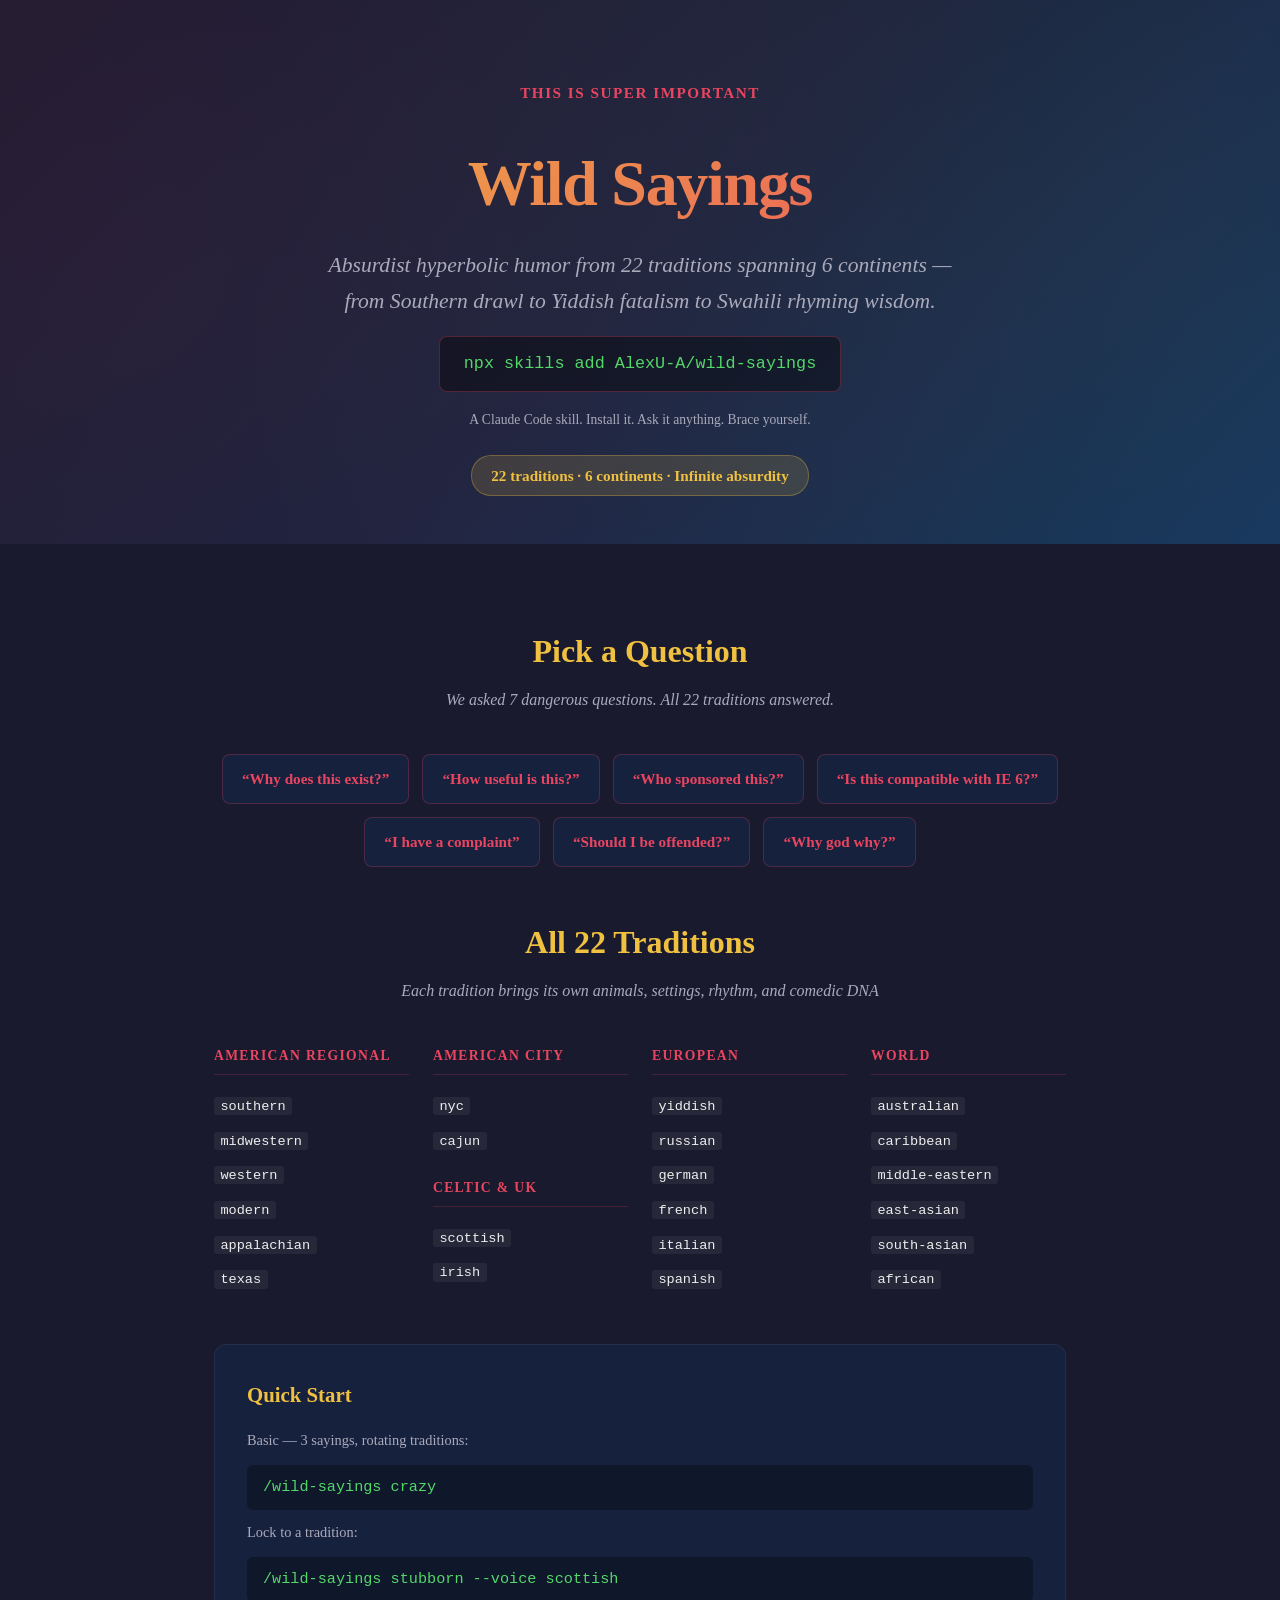
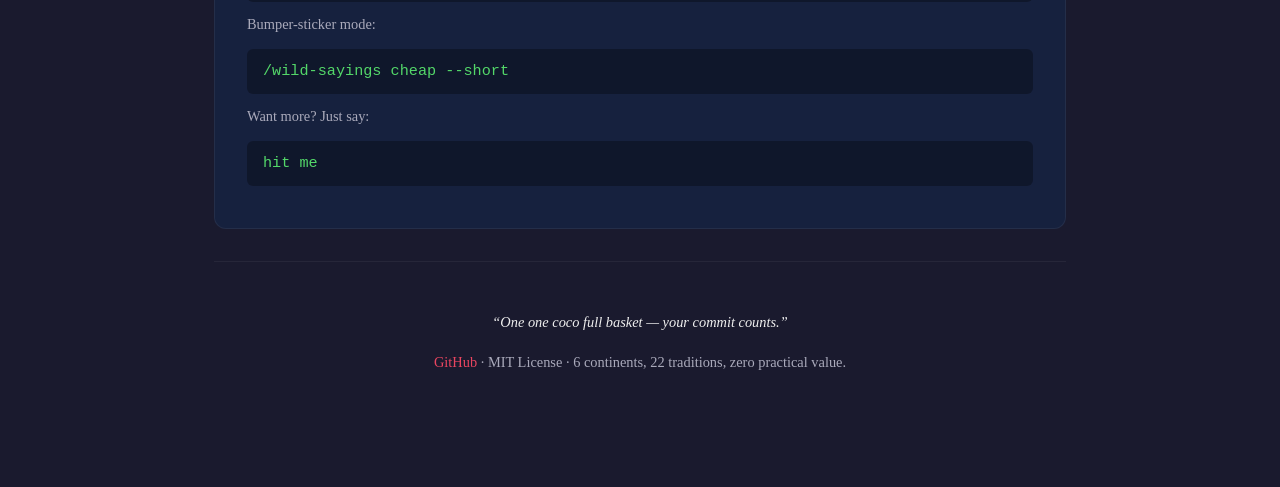
<file: index.html>
<!DOCTYPE html>
<html lang="en">
<head>
  <meta charset="UTF-8">
  <meta name="viewport" content="width=device-width, initial-scale=1.0">
  <title>Wild Sayings - 22 Humor Traditions from Around the World</title>
  <link rel="stylesheet" href="style.css">
</head>
<body>
  <div class="hero">
    <div class="hero-content">
      <p class="super-important">This is super important</p>
      <h1>Wild Sayings</h1>
      <p class="tagline">Absurdist hyperbolic humor from 22 traditions spanning 6 continents &mdash; from Southern drawl to Yiddish fatalism to Swahili rhyming wisdom.</p>
      <div class="install-box">npx skills add AlexU-A/wild-sayings</div>
      <p class="install-hint">A Claude Code skill. Install it. Ask it anything. Brace yourself.</p>
      <div class="voice-count">22 traditions &middot; 6 continents &middot; Infinite absurdity</div>
    </div>
  </div>

  <div class="showcase">
    <h2 class="section-title">Pick a Question</h2>
    <p class="section-subtitle">We asked 7 dangerous questions. All 22 traditions answered.</p>

    <div class="question-nav">
      <a href="q-exist.html">&ldquo;Why does this exist?&rdquo;</a>
      <a href="q-useful.html">&ldquo;How useful is this?&rdquo;</a>
      <a href="q-sponsored.html">&ldquo;Who sponsored this?&rdquo;</a>
      <a href="q-ie6.html">&ldquo;Is this compatible with IE 6?&rdquo;</a>
      <a href="q-complaint.html">&ldquo;I have a complaint&rdquo;</a>
      <a href="q-offended.html">&ldquo;Should I be offended?&rdquo;</a>
      <a href="q-why.html">&ldquo;Why god why?&rdquo;</a>
    </div>

    <div class="voices-section">
      <h2 class="section-title">All 22 Traditions</h2>
      <p class="section-subtitle">Each tradition brings its own animals, settings, rhythm, and comedic DNA</p>
      <div class="voice-grid">
        <div class="voice-column">
          <h3>American Regional</h3>
          <ul>
            <li><code>southern</code></li>
            <li><code>midwestern</code></li>
            <li><code>western</code></li>
            <li><code>modern</code></li>
            <li><code>appalachian</code></li>
            <li><code>texas</code></li>
          </ul>
        </div>
        <div class="voice-column">
          <h3>American City</h3>
          <ul>
            <li><code>nyc</code></li>
            <li><code>cajun</code></li>
          </ul>
          <h3 style="margin-top:1.2rem">Celtic &amp; UK</h3>
          <ul>
            <li><code>scottish</code></li>
            <li><code>irish</code></li>
          </ul>
        </div>
        <div class="voice-column">
          <h3>European</h3>
          <ul>
            <li><code>yiddish</code></li>
            <li><code>russian</code></li>
            <li><code>german</code></li>
            <li><code>french</code></li>
            <li><code>italian</code></li>
            <li><code>spanish</code></li>
          </ul>
        </div>
        <div class="voice-column">
          <h3>World</h3>
          <ul>
            <li><code>australian</code></li>
            <li><code>caribbean</code></li>
            <li><code>middle-eastern</code></li>
            <li><code>east-asian</code></li>
            <li><code>south-asian</code></li>
            <li><code>african</code></li>
          </ul>
        </div>
      </div>
    </div>

    <div class="usage-section">
      <h2>Quick Start</h2>
      <p class="usage-desc">Basic &mdash; 3 sayings, rotating traditions:</p>
      <div class="usage-example">/wild-sayings crazy</div>
      <p class="usage-desc">Lock to a tradition:</p>
      <div class="usage-example">/wild-sayings stubborn --voice scottish</div>
      <p class="usage-desc">Bumper-sticker mode:</p>
      <div class="usage-example">/wild-sayings cheap --short</div>
      <p class="usage-desc">Want more? Just say:</p>
      <div class="usage-example">hit me</div>
    </div>

    <div class="footer">
      <p class="closing-saying">&ldquo;One one coco full basket &mdash; your commit counts.&rdquo;</p>
      <p><a href="https://github.com/AlexU-A/wild-sayings">GitHub</a> &middot; MIT License &middot; 6 continents, 22 traditions, zero practical value.</p>
    </div>
  </div>
</body>
</html>
</file>
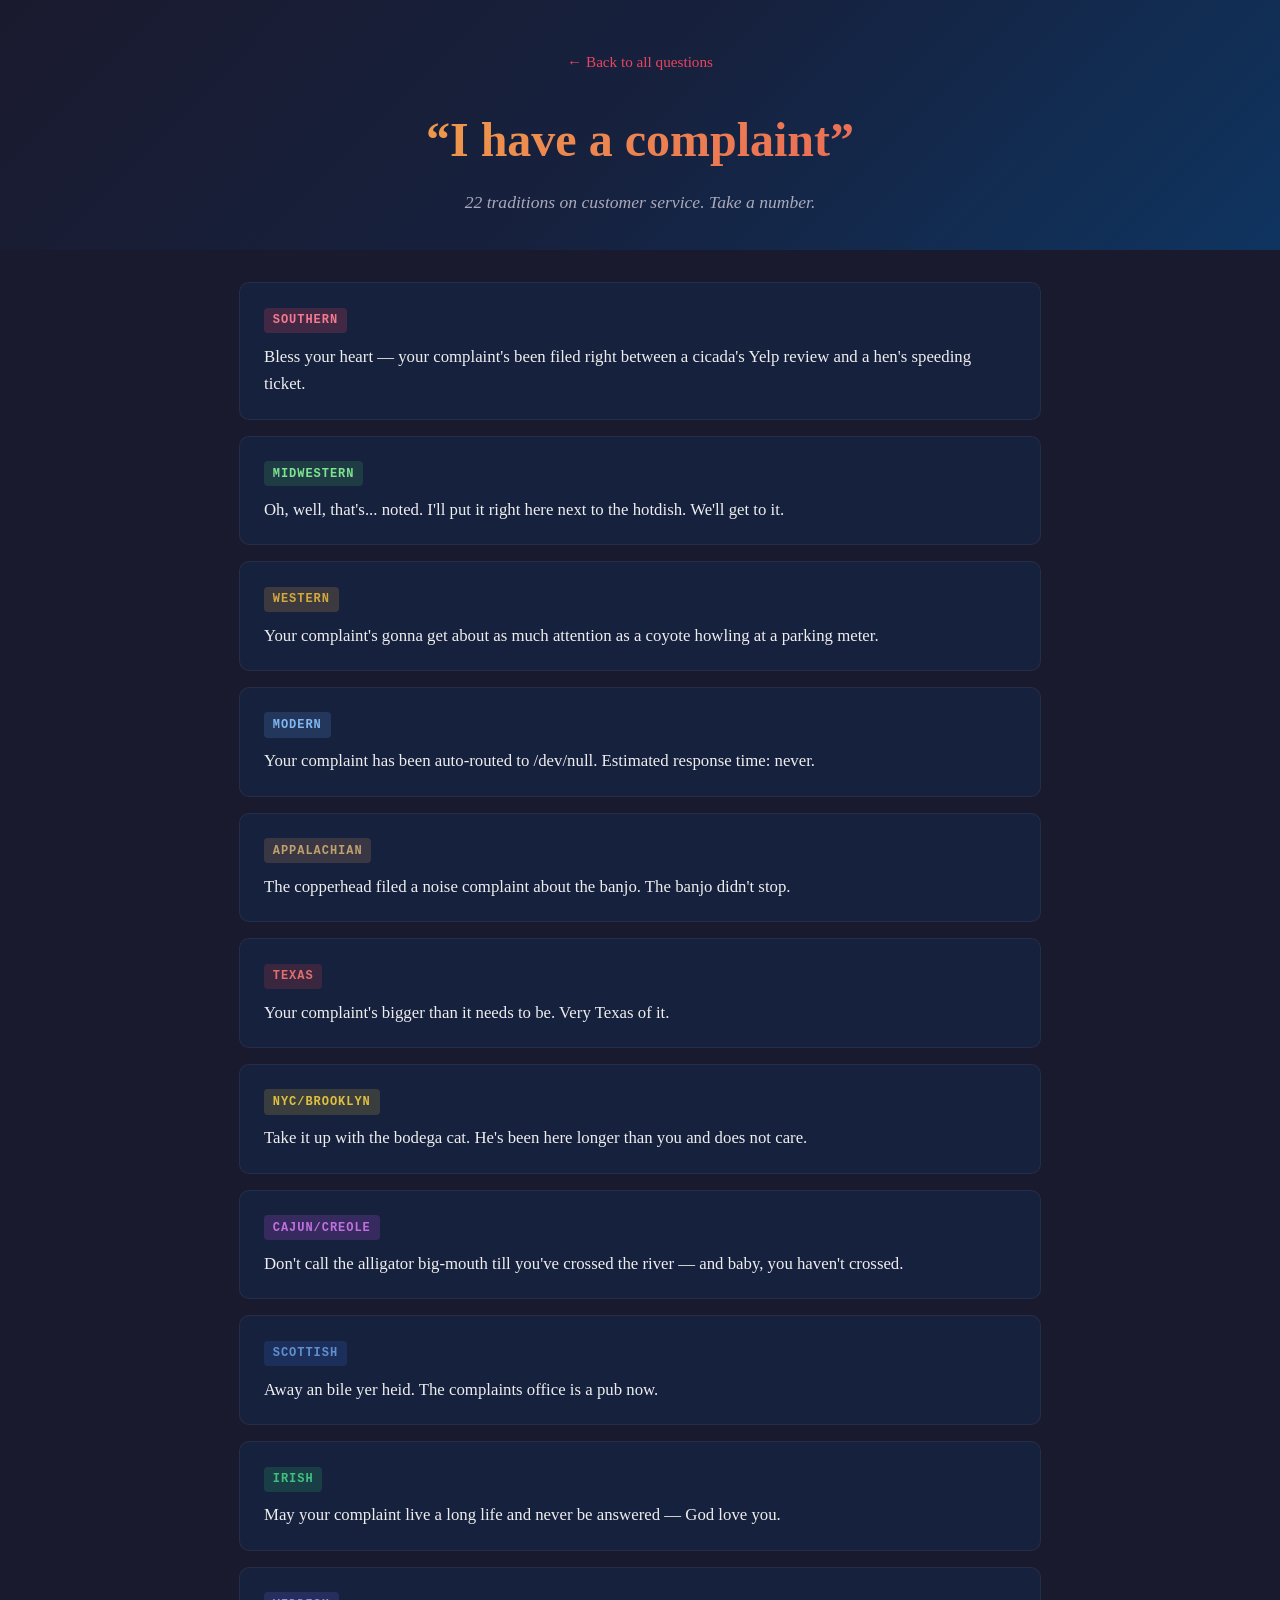
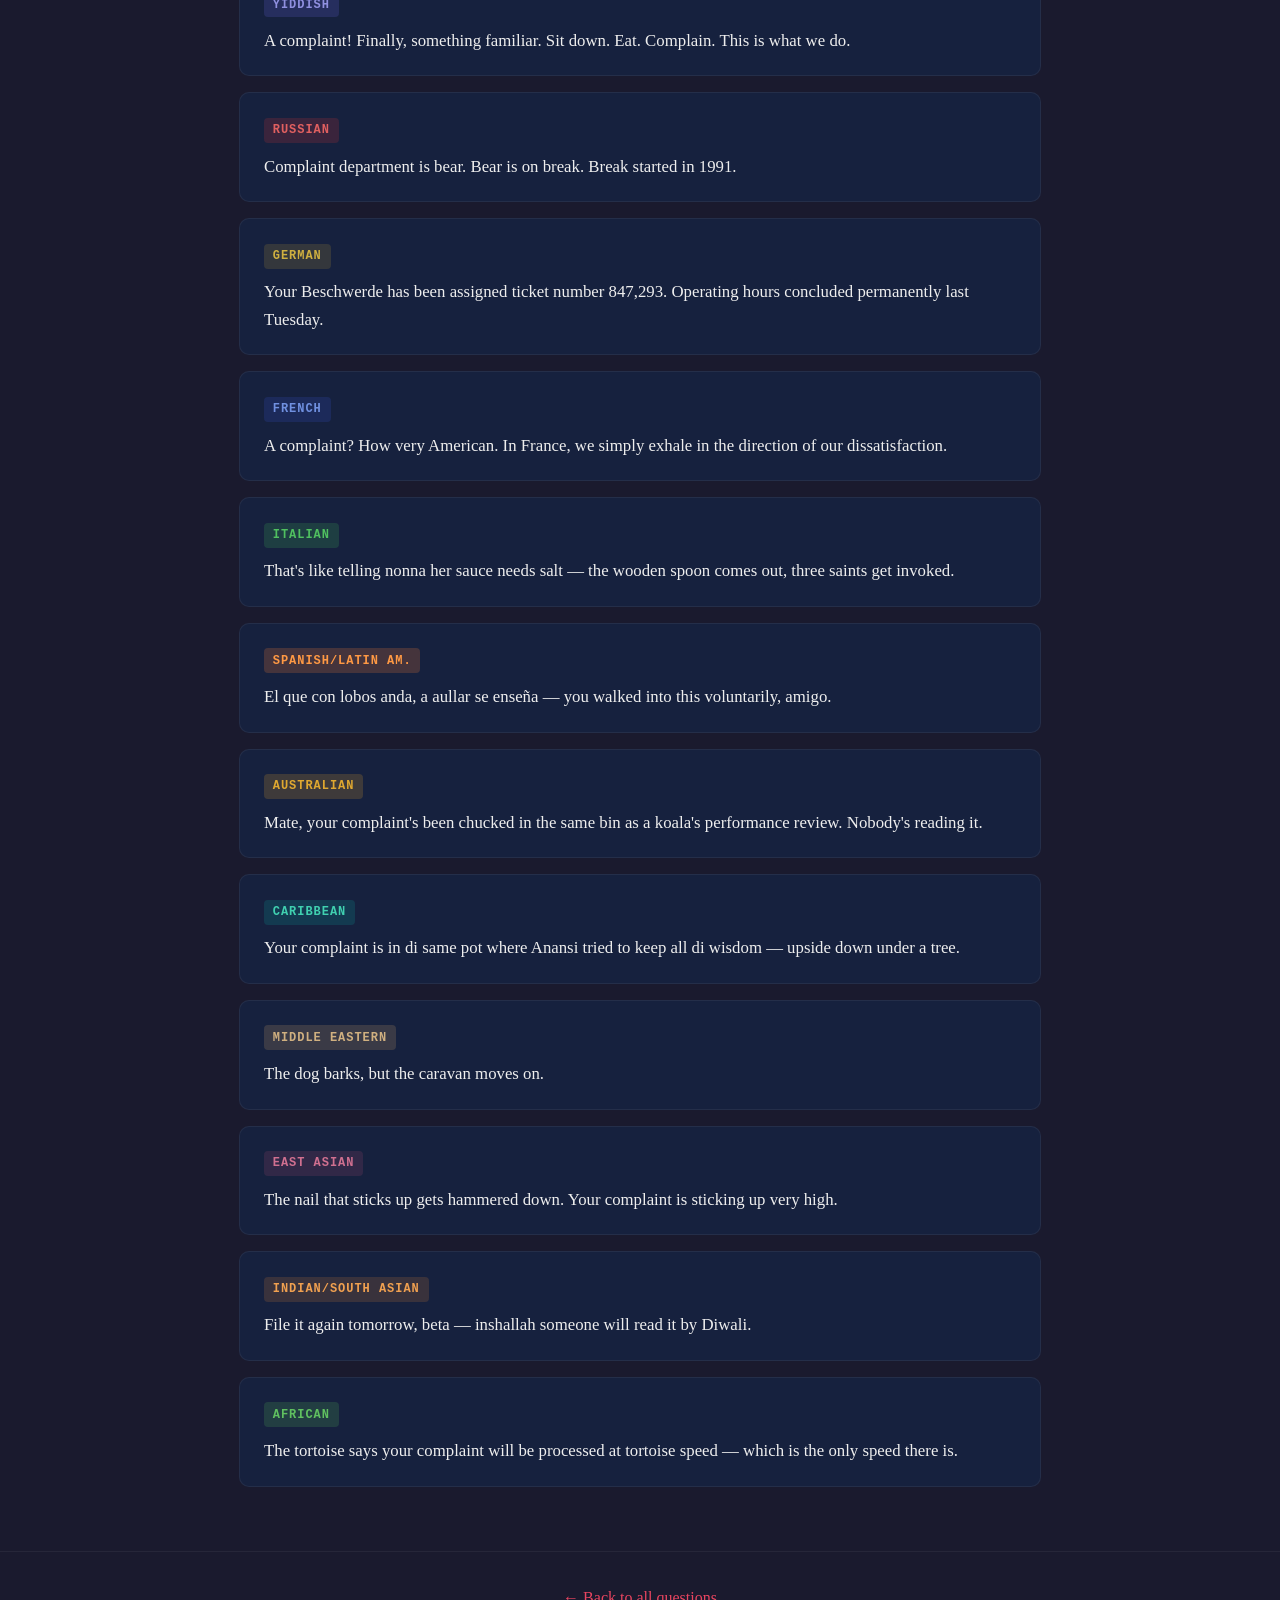
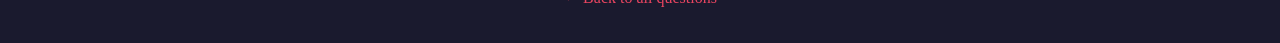
<file: q-complaint.html>
<!DOCTYPE html>
<html lang="en">
<head>
  <meta charset="UTF-8">
  <meta name="viewport" content="width=device-width, initial-scale=1.0">
  <title>Wild Sayings - "I have a complaint"</title>
  <link rel="stylesheet" href="style.css">
</head>
<body>
  <div class="page-header">
    <a href="index.html" class="back-link">&larr; Back to all questions</a>
    <h1 class="question">&ldquo;I have a complaint&rdquo;</h1>
    <p class="question-subtitle">22 traditions on customer service. Take a number.</p>
  </div>
  <div class="cards">

    <div class="saying-card"><div class="voice-tag southern">Southern</div>
    <p>Bless your heart — your complaint's been filed right between a cicada's Yelp review and a hen's speeding ticket.</p></div>

    <div class="saying-card"><div class="voice-tag midwestern">Midwestern</div>
    <p>Oh, well, that's... noted. I'll put it right here next to the hotdish. We'll get to it.</p></div>

    <div class="saying-card"><div class="voice-tag western">Western</div>
    <p>Your complaint's gonna get about as much attention as a coyote howling at a parking meter.</p></div>

    <div class="saying-card"><div class="voice-tag modern">Modern</div>
    <p>Your complaint has been auto-routed to /dev/null. Estimated response time: never.</p></div>

    <div class="saying-card"><div class="voice-tag appalachian">Appalachian</div>
    <p>The copperhead filed a noise complaint about the banjo. The banjo didn't stop.</p></div>

    <div class="saying-card"><div class="voice-tag texas">Texas</div>
    <p>Your complaint's bigger than it needs to be. Very Texas of it.</p></div>

    <div class="saying-card"><div class="voice-tag nyc">NYC/Brooklyn</div>
    <p>Take it up with the bodega cat. He's been here longer than you and does not care.</p></div>

    <div class="saying-card"><div class="voice-tag cajun">Cajun/Creole</div>
    <p>Don't call the alligator big-mouth till you've crossed the river — and baby, you haven't crossed.</p></div>

    <div class="saying-card"><div class="voice-tag scottish">Scottish</div>
    <p>Away an bile yer heid. The complaints office is a pub now.</p></div>

    <div class="saying-card"><div class="voice-tag irish">Irish</div>
    <p>May your complaint live a long life and never be answered — God love you.</p></div>

    <div class="saying-card"><div class="voice-tag yiddish">Yiddish</div>
    <p>A complaint! Finally, something familiar. Sit down. Eat. Complain. This is what we do.</p></div>

    <div class="saying-card"><div class="voice-tag russian">Russian</div>
    <p>Complaint department is bear. Bear is on break. Break started in 1991.</p></div>

    <div class="saying-card"><div class="voice-tag german">German</div>
    <p>Your Beschwerde has been assigned ticket number 847,293. Operating hours concluded permanently last Tuesday.</p></div>

    <div class="saying-card"><div class="voice-tag french">French</div>
    <p>A complaint? How very American. In France, we simply exhale in the direction of our dissatisfaction.</p></div>

    <div class="saying-card"><div class="voice-tag italian">Italian</div>
    <p>That's like telling nonna her sauce needs salt — the wooden spoon comes out, three saints get invoked.</p></div>

    <div class="saying-card"><div class="voice-tag spanish">Spanish/Latin Am.</div>
    <p>El que con lobos anda, a aullar se ense&ntilde;a — you walked into this voluntarily, amigo.</p></div>

    <div class="saying-card"><div class="voice-tag australian">Australian</div>
    <p>Mate, your complaint's been chucked in the same bin as a koala's performance review. Nobody's reading it.</p></div>

    <div class="saying-card"><div class="voice-tag caribbean">Caribbean</div>
    <p>Your complaint is in di same pot where Anansi tried to keep all di wisdom — upside down under a tree.</p></div>

    <div class="saying-card"><div class="voice-tag middle-eastern">Middle Eastern</div>
    <p>The dog barks, but the caravan moves on.</p></div>

    <div class="saying-card"><div class="voice-tag east-asian">East Asian</div>
    <p>The nail that sticks up gets hammered down. Your complaint is sticking up very high.</p></div>

    <div class="saying-card"><div class="voice-tag south-asian">Indian/South Asian</div>
    <p>File it again tomorrow, beta — inshallah someone will read it by Diwali.</p></div>

    <div class="saying-card"><div class="voice-tag african">African</div>
    <p>The tortoise says your complaint will be processed at tortoise speed — which is the only speed there is.</p></div>

  </div>
  <div class="page-footer"><a href="index.html">&larr; Back to all questions</a></div>
</body>
</html>
</file>
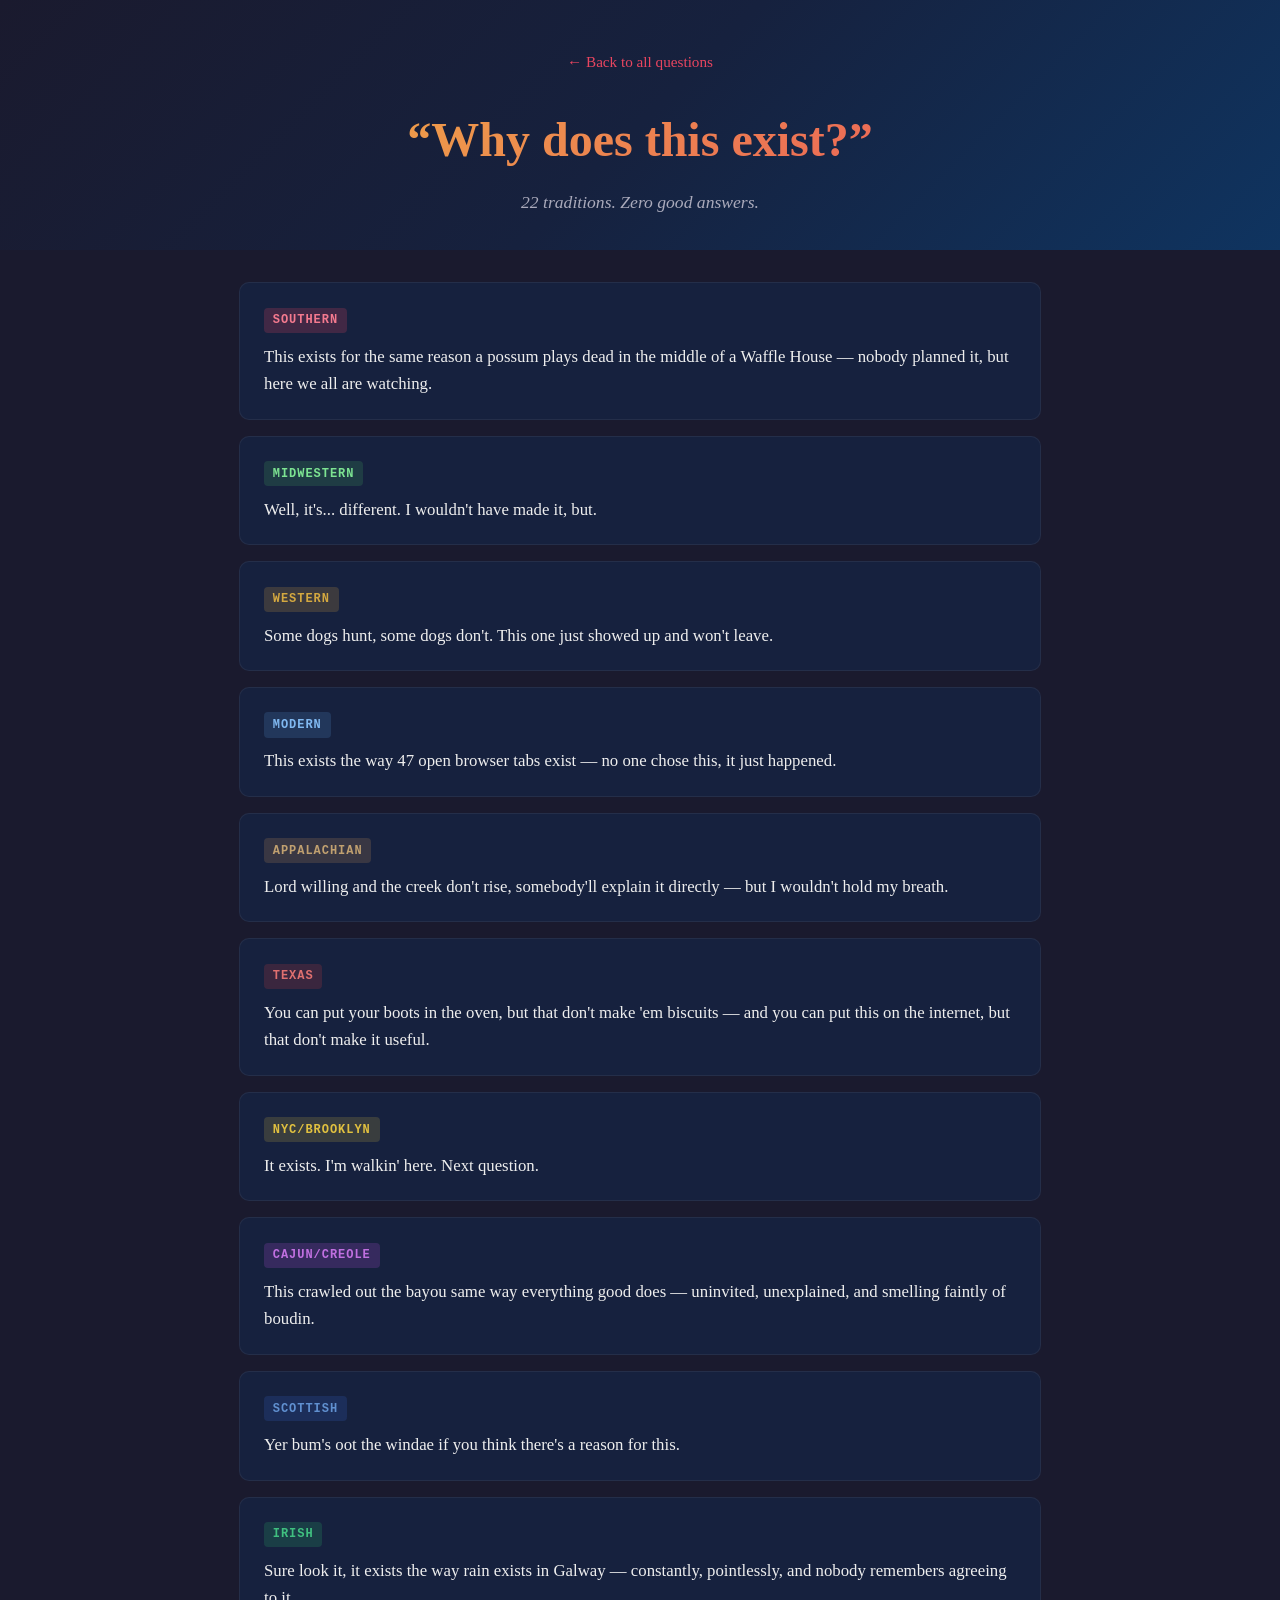
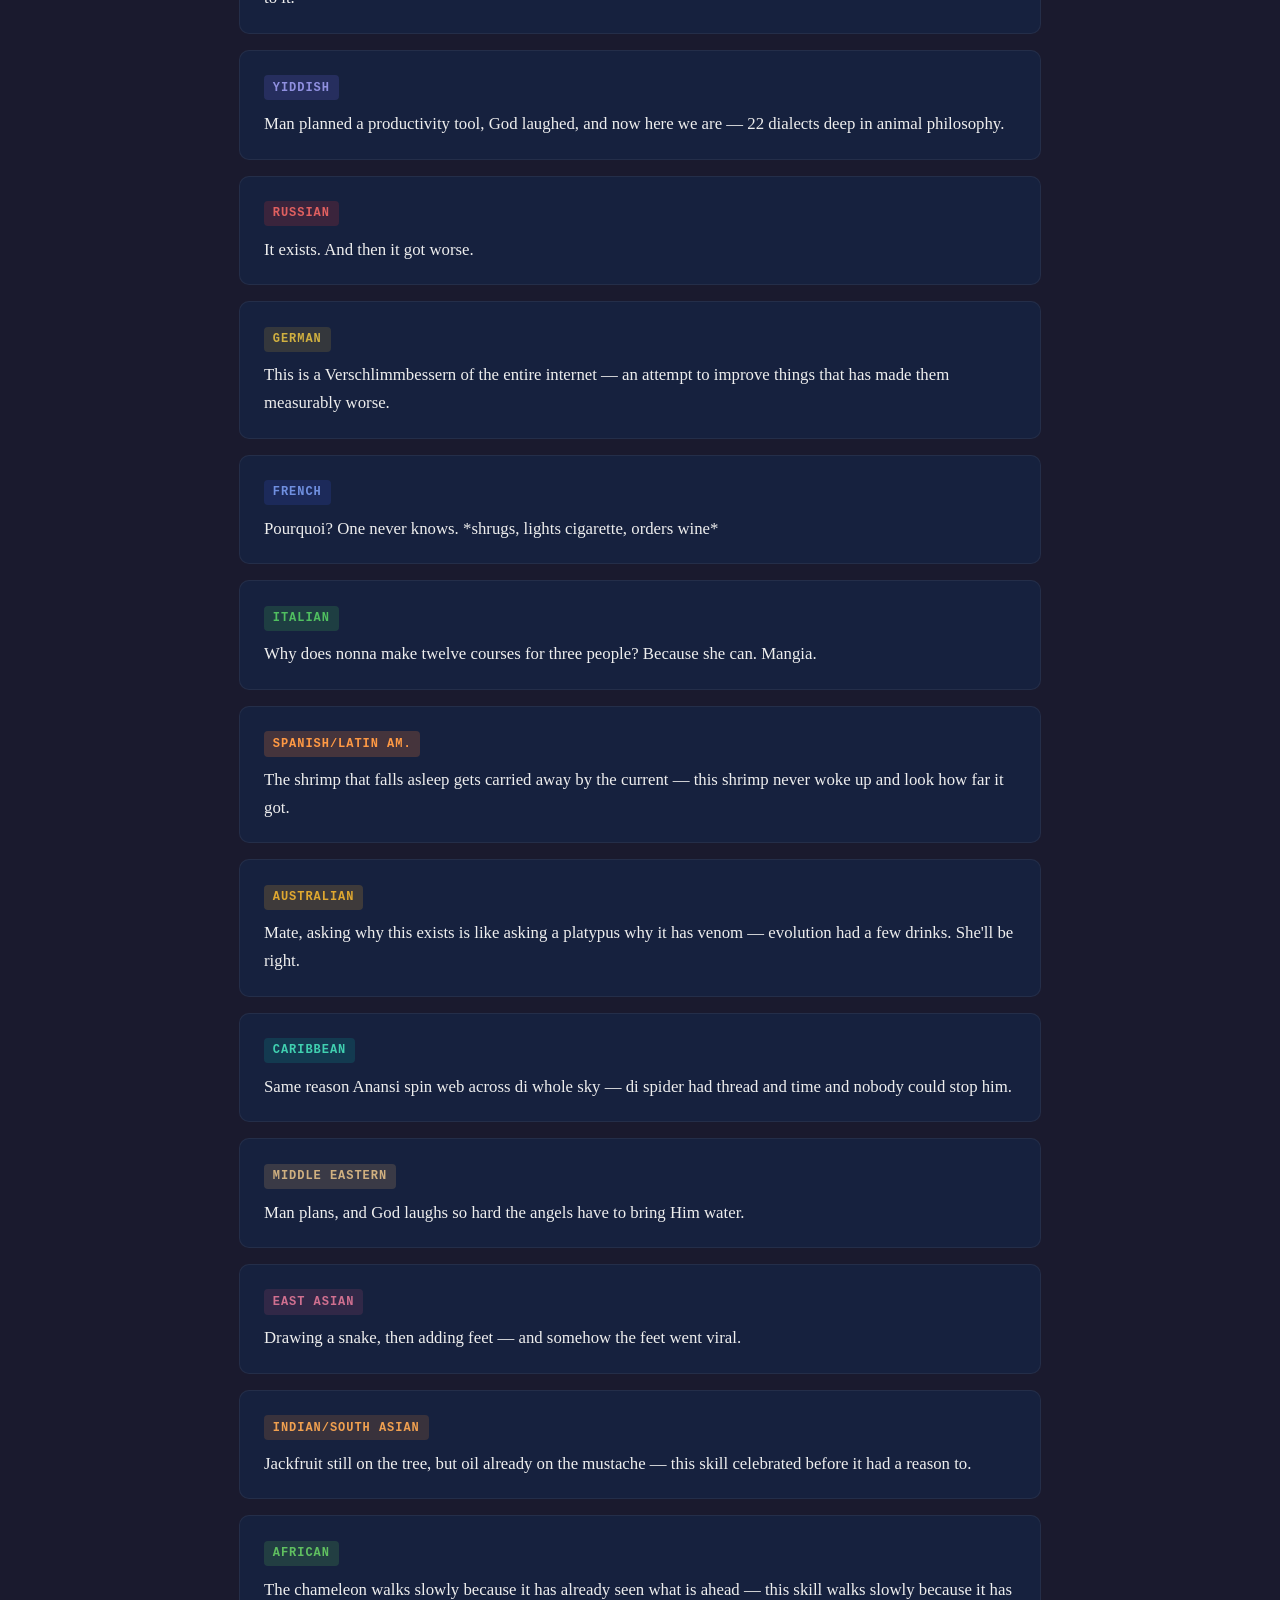
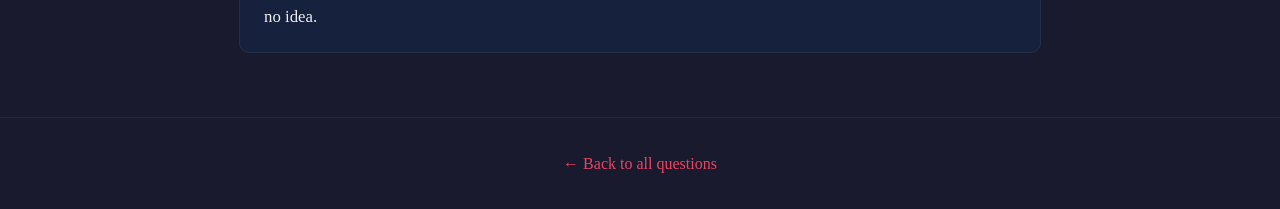
<file: q-exist.html>
<!DOCTYPE html>
<html lang="en">
<head>
  <meta charset="UTF-8">
  <meta name="viewport" content="width=device-width, initial-scale=1.0">
  <title>Wild Sayings - "Why does this exist?"</title>
  <link rel="stylesheet" href="style.css">
</head>
<body>
  <div class="page-header">
    <a href="index.html" class="back-link">&larr; Back to all questions</a>
    <h1 class="question">&ldquo;Why does this exist?&rdquo;</h1>
    <p class="question-subtitle">22 traditions. Zero good answers.</p>
  </div>
  <div class="cards">

    <div class="saying-card"><div class="voice-tag southern">Southern</div>
    <p>This exists for the same reason a possum plays dead in the middle of a Waffle House — nobody planned it, but here we all are watching.</p></div>

    <div class="saying-card"><div class="voice-tag midwestern">Midwestern</div>
    <p>Well, it's... different. I wouldn't have made it, but.</p></div>

    <div class="saying-card"><div class="voice-tag western">Western</div>
    <p>Some dogs hunt, some dogs don't. This one just showed up and won't leave.</p></div>

    <div class="saying-card"><div class="voice-tag modern">Modern</div>
    <p>This exists the way 47 open browser tabs exist — no one chose this, it just happened.</p></div>

    <div class="saying-card"><div class="voice-tag appalachian">Appalachian</div>
    <p>Lord willing and the creek don't rise, somebody'll explain it directly — but I wouldn't hold my breath.</p></div>

    <div class="saying-card"><div class="voice-tag texas">Texas</div>
    <p>You can put your boots in the oven, but that don't make 'em biscuits — and you can put this on the internet, but that don't make it useful.</p></div>

    <div class="saying-card"><div class="voice-tag nyc">NYC/Brooklyn</div>
    <p>It exists. I'm walkin' here. Next question.</p></div>

    <div class="saying-card"><div class="voice-tag cajun">Cajun/Creole</div>
    <p>This crawled out the bayou same way everything good does — uninvited, unexplained, and smelling faintly of boudin.</p></div>

    <div class="saying-card"><div class="voice-tag scottish">Scottish</div>
    <p>Yer bum's oot the windae if you think there's a reason for this.</p></div>

    <div class="saying-card"><div class="voice-tag irish">Irish</div>
    <p>Sure look it, it exists the way rain exists in Galway — constantly, pointlessly, and nobody remembers agreeing to it.</p></div>

    <div class="saying-card"><div class="voice-tag yiddish">Yiddish</div>
    <p>Man planned a productivity tool, God laughed, and now here we are — 22 dialects deep in animal philosophy.</p></div>

    <div class="saying-card"><div class="voice-tag russian">Russian</div>
    <p>It exists. And then it got worse.</p></div>

    <div class="saying-card"><div class="voice-tag german">German</div>
    <p>This is a Verschlimmbessern of the entire internet — an attempt to improve things that has made them measurably worse.</p></div>

    <div class="saying-card"><div class="voice-tag french">French</div>
    <p>Pourquoi? One never knows. *shrugs, lights cigarette, orders wine*</p></div>

    <div class="saying-card"><div class="voice-tag italian">Italian</div>
    <p>Why does nonna make twelve courses for three people? Because she can. Mangia.</p></div>

    <div class="saying-card"><div class="voice-tag spanish">Spanish/Latin Am.</div>
    <p>The shrimp that falls asleep gets carried away by the current — this shrimp never woke up and look how far it got.</p></div>

    <div class="saying-card"><div class="voice-tag australian">Australian</div>
    <p>Mate, asking why this exists is like asking a platypus why it has venom — evolution had a few drinks. She'll be right.</p></div>

    <div class="saying-card"><div class="voice-tag caribbean">Caribbean</div>
    <p>Same reason Anansi spin web across di whole sky — di spider had thread and time and nobody could stop him.</p></div>

    <div class="saying-card"><div class="voice-tag middle-eastern">Middle Eastern</div>
    <p>Man plans, and God laughs so hard the angels have to bring Him water.</p></div>

    <div class="saying-card"><div class="voice-tag east-asian">East Asian</div>
    <p>Drawing a snake, then adding feet — and somehow the feet went viral.</p></div>

    <div class="saying-card"><div class="voice-tag south-asian">Indian/South Asian</div>
    <p>Jackfruit still on the tree, but oil already on the mustache — this skill celebrated before it had a reason to.</p></div>

    <div class="saying-card"><div class="voice-tag african">African</div>
    <p>The chameleon walks slowly because it has already seen what is ahead — this skill walks slowly because it has no idea.</p></div>

  </div>
  <div class="page-footer"><a href="index.html">&larr; Back to all questions</a></div>
</body>
</html>
</file>
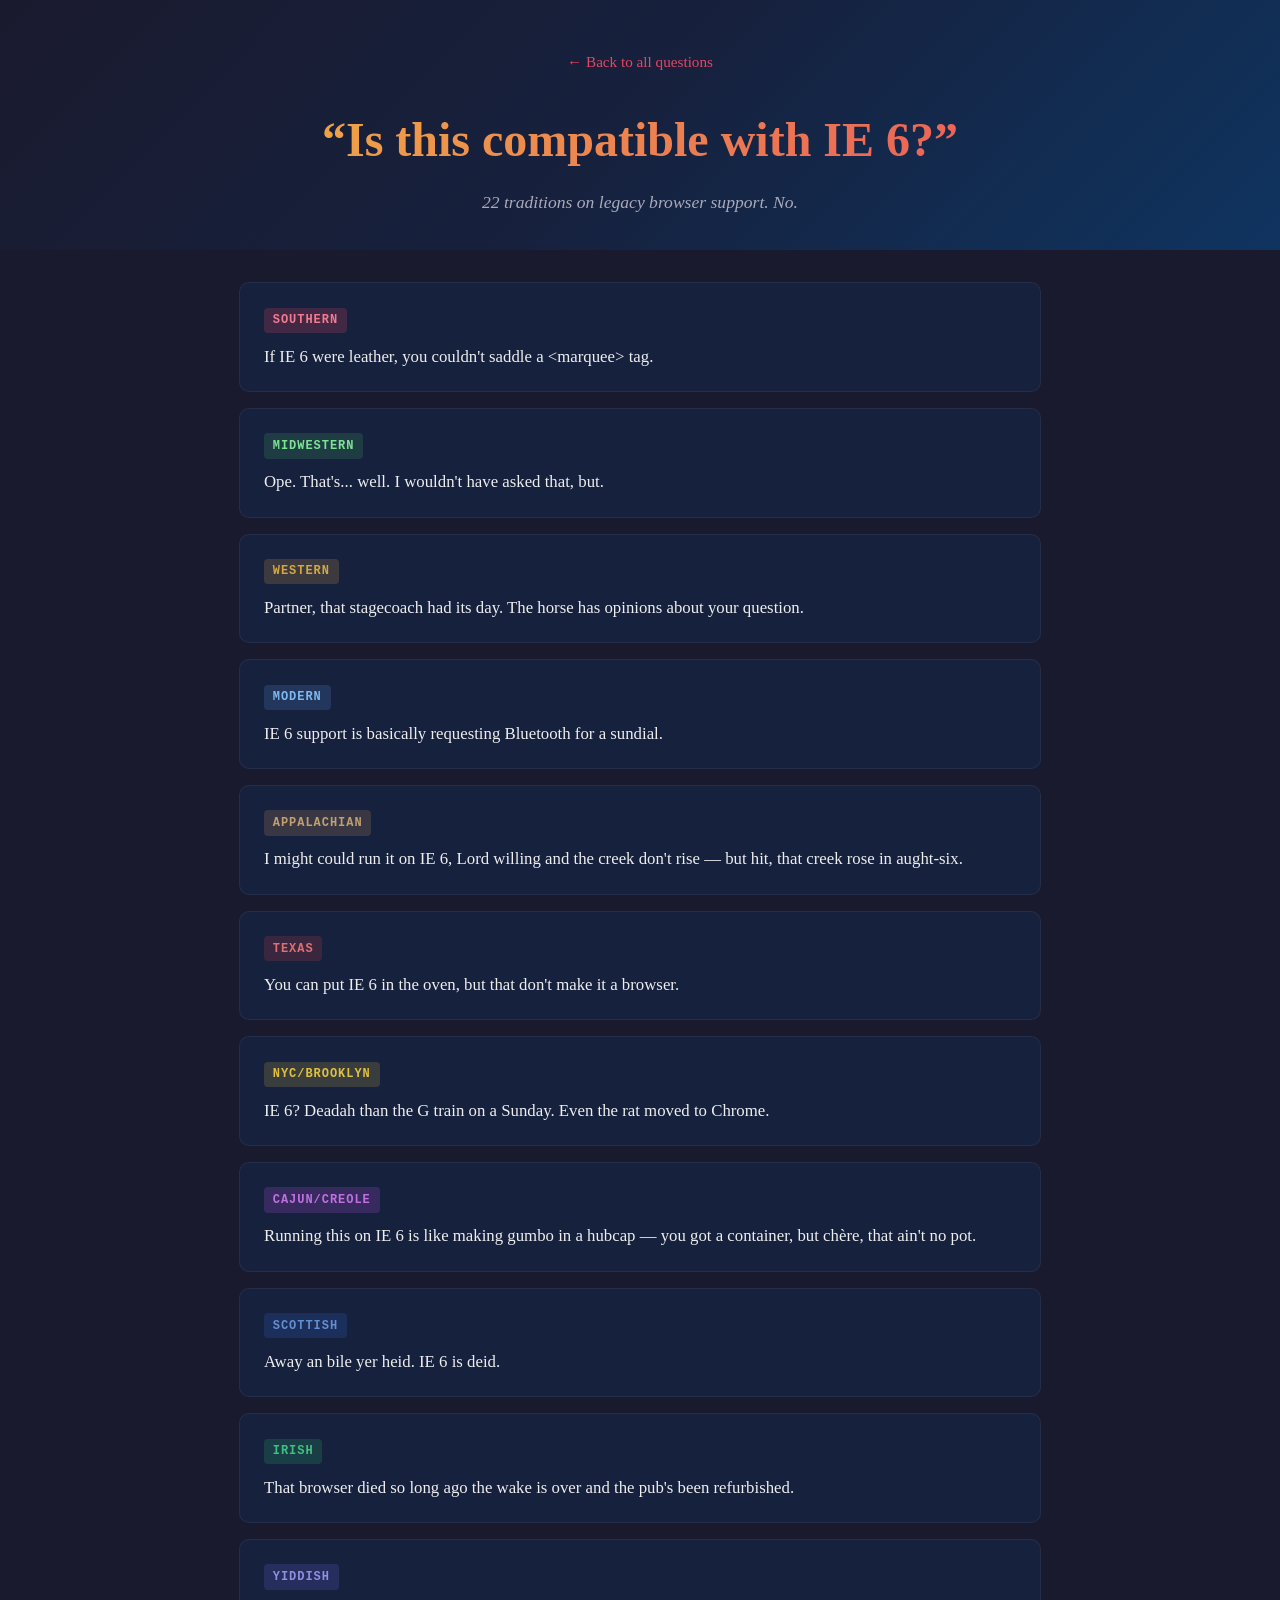
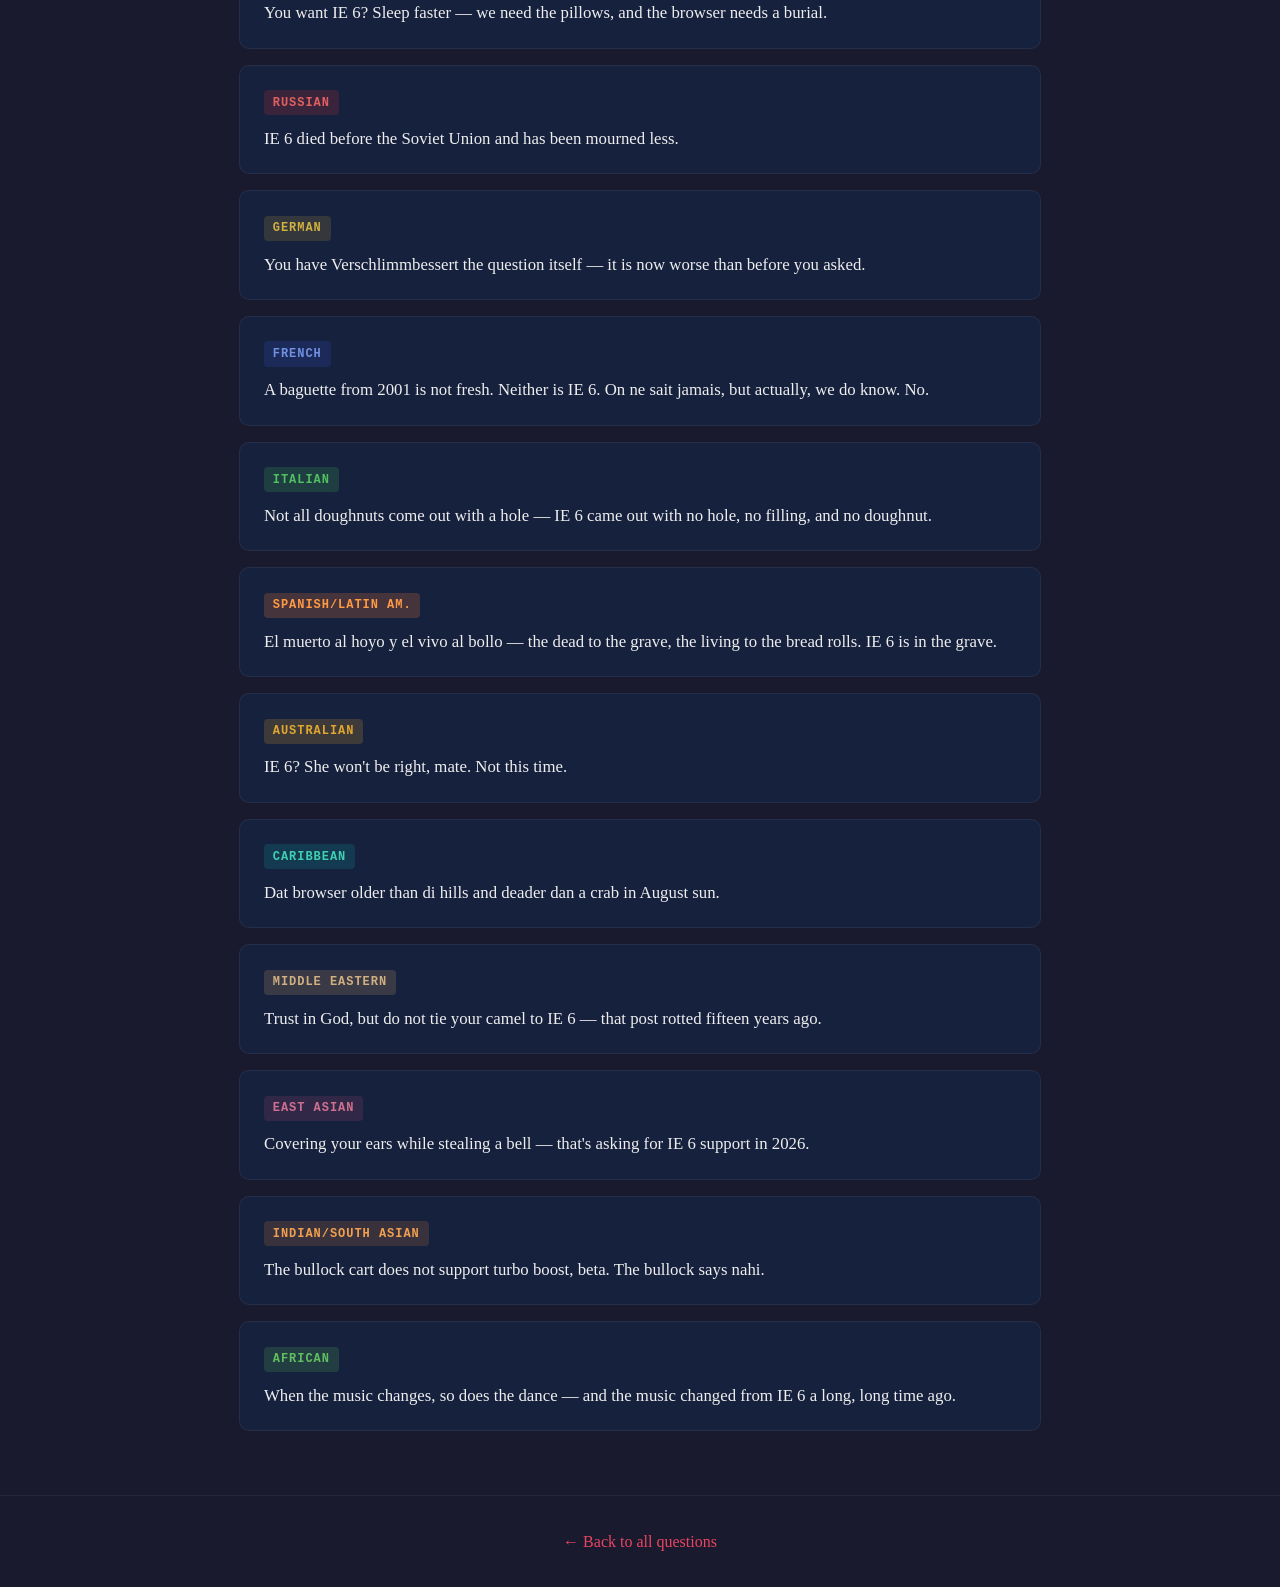
<file: q-ie6.html>
<!DOCTYPE html>
<html lang="en">
<head>
  <meta charset="UTF-8">
  <meta name="viewport" content="width=device-width, initial-scale=1.0">
  <title>Wild Sayings - "Is this compatible with IE 6?"</title>
  <link rel="stylesheet" href="style.css">
</head>
<body>
  <div class="page-header">
    <a href="index.html" class="back-link">&larr; Back to all questions</a>
    <h1 class="question">&ldquo;Is this compatible with IE 6?&rdquo;</h1>
    <p class="question-subtitle">22 traditions on legacy browser support. No.</p>
  </div>
  <div class="cards">

    <div class="saying-card"><div class="voice-tag southern">Southern</div>
    <p>If IE 6 were leather, you couldn't saddle a &lt;marquee&gt; tag.</p></div>

    <div class="saying-card"><div class="voice-tag midwestern">Midwestern</div>
    <p>Ope. That's... well. I wouldn't have asked that, but.</p></div>

    <div class="saying-card"><div class="voice-tag western">Western</div>
    <p>Partner, that stagecoach had its day. The horse has opinions about your question.</p></div>

    <div class="saying-card"><div class="voice-tag modern">Modern</div>
    <p>IE 6 support is basically requesting Bluetooth for a sundial.</p></div>

    <div class="saying-card"><div class="voice-tag appalachian">Appalachian</div>
    <p>I might could run it on IE 6, Lord willing and the creek don't rise — but hit, that creek rose in aught-six.</p></div>

    <div class="saying-card"><div class="voice-tag texas">Texas</div>
    <p>You can put IE 6 in the oven, but that don't make it a browser.</p></div>

    <div class="saying-card"><div class="voice-tag nyc">NYC/Brooklyn</div>
    <p>IE 6? Deadah than the G train on a Sunday. Even the rat moved to Chrome.</p></div>

    <div class="saying-card"><div class="voice-tag cajun">Cajun/Creole</div>
    <p>Running this on IE 6 is like making gumbo in a hubcap — you got a container, but ch&egrave;re, that ain't no pot.</p></div>

    <div class="saying-card"><div class="voice-tag scottish">Scottish</div>
    <p>Away an bile yer heid. IE 6 is deid.</p></div>

    <div class="saying-card"><div class="voice-tag irish">Irish</div>
    <p>That browser died so long ago the wake is over and the pub's been refurbished.</p></div>

    <div class="saying-card"><div class="voice-tag yiddish">Yiddish</div>
    <p>You want IE 6? Sleep faster — we need the pillows, and the browser needs a burial.</p></div>

    <div class="saying-card"><div class="voice-tag russian">Russian</div>
    <p>IE 6 died before the Soviet Union and has been mourned less.</p></div>

    <div class="saying-card"><div class="voice-tag german">German</div>
    <p>You have Verschlimmbessert the question itself — it is now worse than before you asked.</p></div>

    <div class="saying-card"><div class="voice-tag french">French</div>
    <p>A baguette from 2001 is not fresh. Neither is IE 6. On ne sait jamais, but actually, we do know. No.</p></div>

    <div class="saying-card"><div class="voice-tag italian">Italian</div>
    <p>Not all doughnuts come out with a hole — IE 6 came out with no hole, no filling, and no doughnut.</p></div>

    <div class="saying-card"><div class="voice-tag spanish">Spanish/Latin Am.</div>
    <p>El muerto al hoyo y el vivo al bollo — the dead to the grave, the living to the bread rolls. IE 6 is in the grave.</p></div>

    <div class="saying-card"><div class="voice-tag australian">Australian</div>
    <p>IE 6? She won't be right, mate. Not this time.</p></div>

    <div class="saying-card"><div class="voice-tag caribbean">Caribbean</div>
    <p>Dat browser older than di hills and deader dan a crab in August sun.</p></div>

    <div class="saying-card"><div class="voice-tag middle-eastern">Middle Eastern</div>
    <p>Trust in God, but do not tie your camel to IE 6 — that post rotted fifteen years ago.</p></div>

    <div class="saying-card"><div class="voice-tag east-asian">East Asian</div>
    <p>Covering your ears while stealing a bell — that's asking for IE 6 support in 2026.</p></div>

    <div class="saying-card"><div class="voice-tag south-asian">Indian/South Asian</div>
    <p>The bullock cart does not support turbo boost, beta. The bullock says nahi.</p></div>

    <div class="saying-card"><div class="voice-tag african">African</div>
    <p>When the music changes, so does the dance — and the music changed from IE 6 a long, long time ago.</p></div>

  </div>
  <div class="page-footer"><a href="index.html">&larr; Back to all questions</a></div>
</body>
</html>
</file>
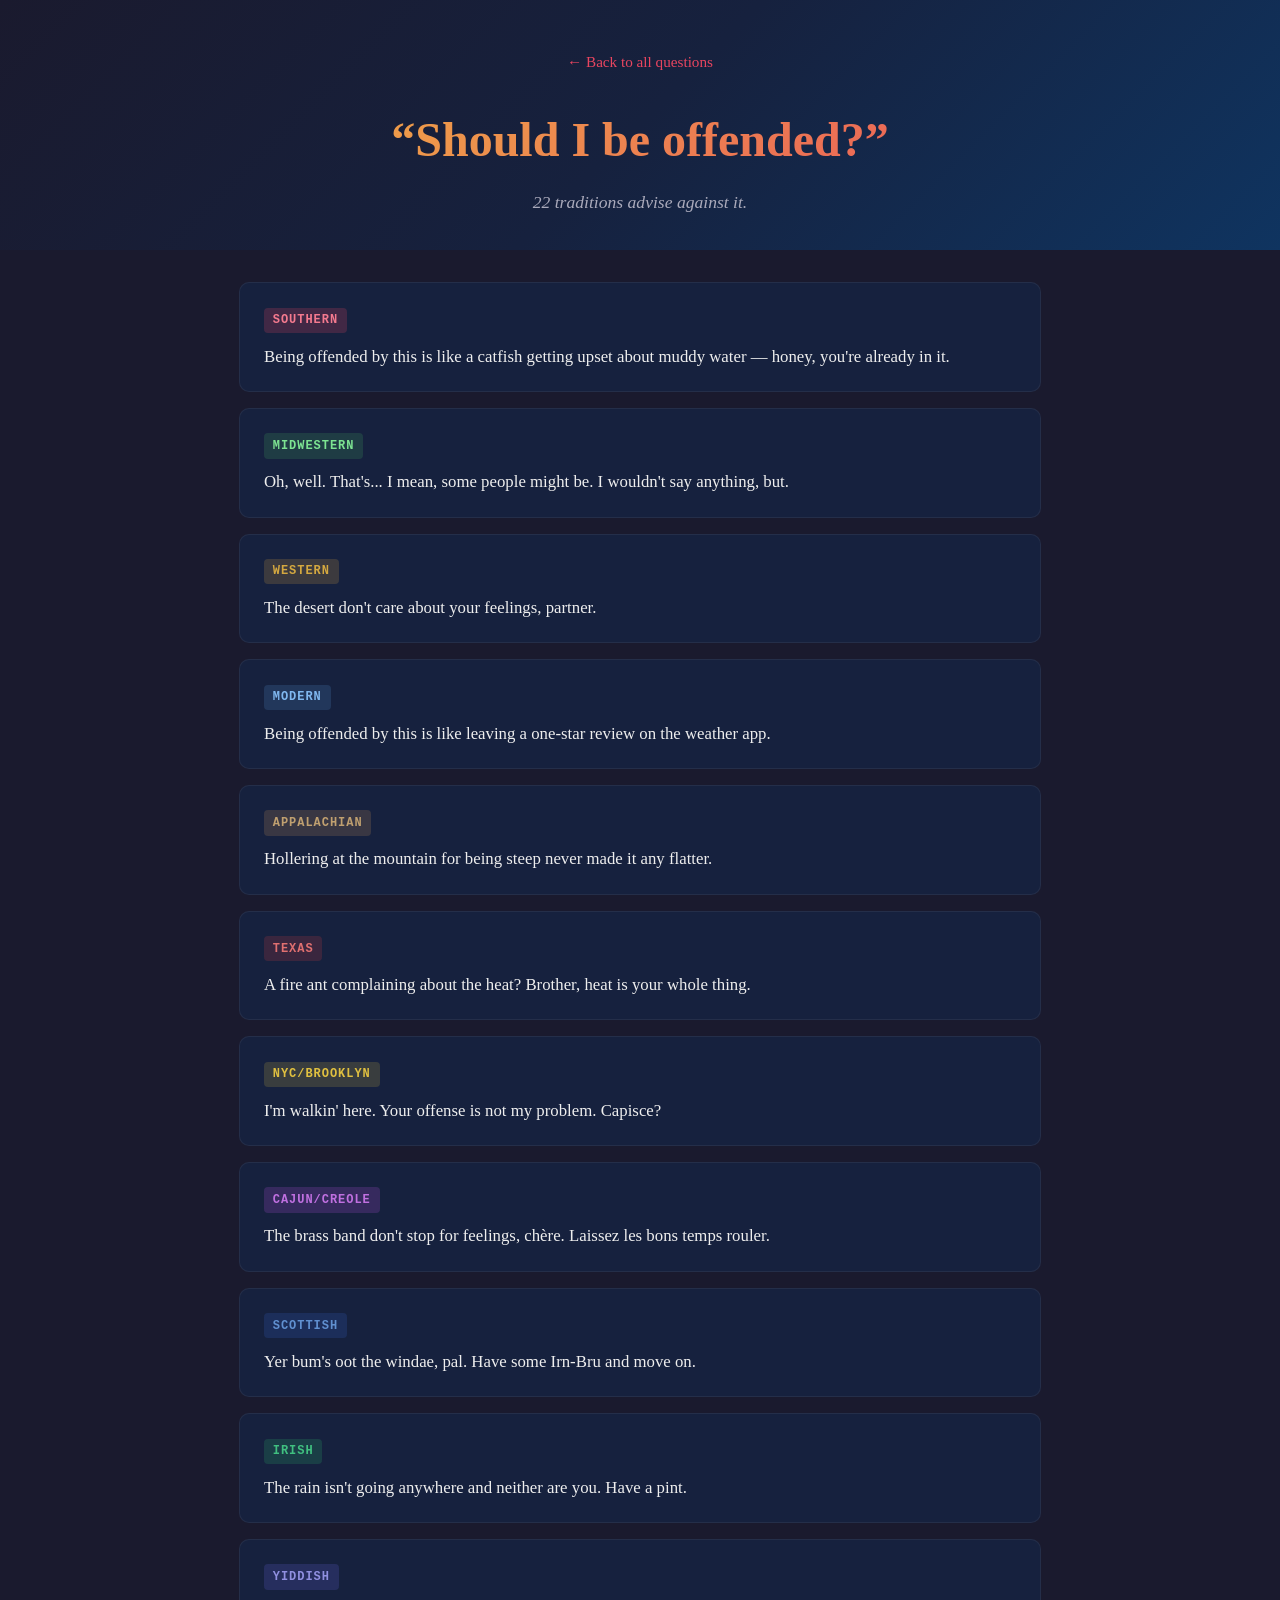
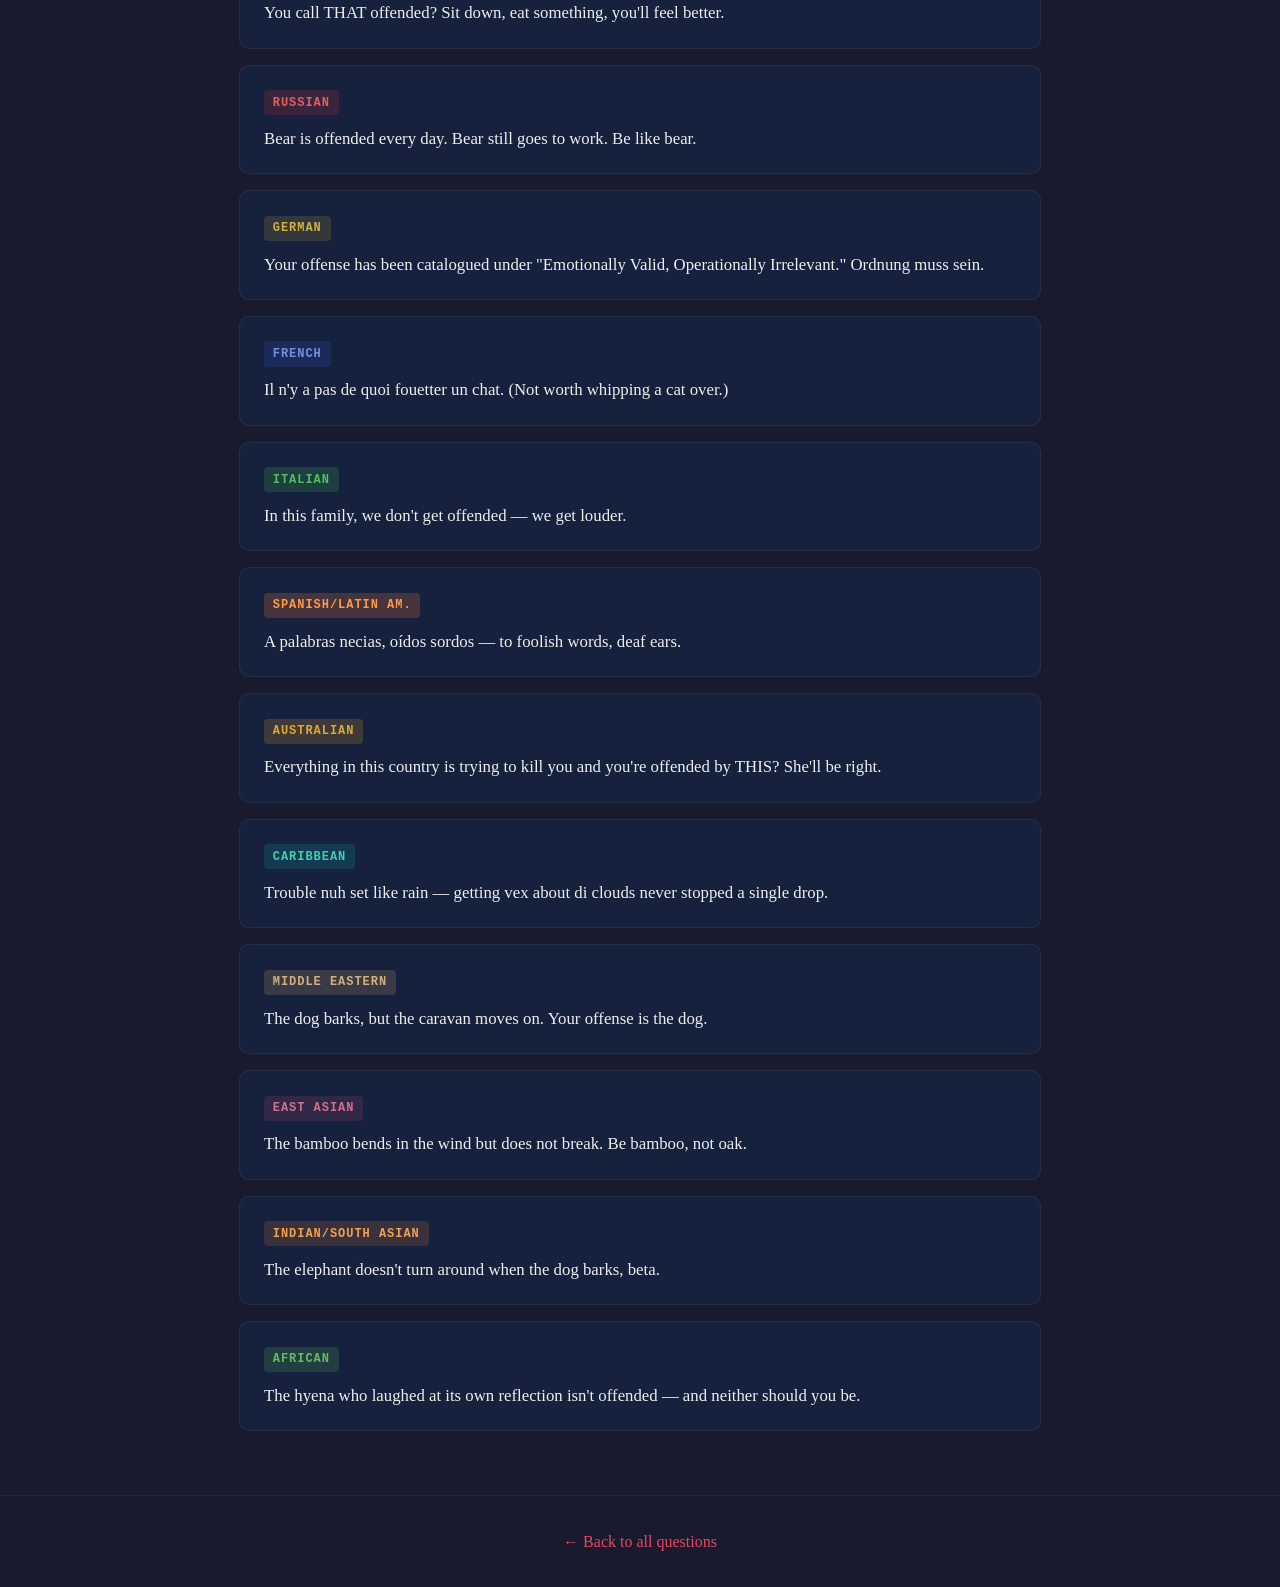
<file: q-offended.html>
<!DOCTYPE html>
<html lang="en">
<head>
  <meta charset="UTF-8">
  <meta name="viewport" content="width=device-width, initial-scale=1.0">
  <title>Wild Sayings - "Should I be offended?"</title>
  <link rel="stylesheet" href="style.css">
</head>
<body>
  <div class="page-header">
    <a href="index.html" class="back-link">&larr; Back to all questions</a>
    <h1 class="question">&ldquo;Should I be offended?&rdquo;</h1>
    <p class="question-subtitle">22 traditions advise against it.</p>
  </div>
  <div class="cards">

    <div class="saying-card"><div class="voice-tag southern">Southern</div>
    <p>Being offended by this is like a catfish getting upset about muddy water — honey, you're already in it.</p></div>

    <div class="saying-card"><div class="voice-tag midwestern">Midwestern</div>
    <p>Oh, well. That's... I mean, some people might be. I wouldn't say anything, but.</p></div>

    <div class="saying-card"><div class="voice-tag western">Western</div>
    <p>The desert don't care about your feelings, partner.</p></div>

    <div class="saying-card"><div class="voice-tag modern">Modern</div>
    <p>Being offended by this is like leaving a one-star review on the weather app.</p></div>

    <div class="saying-card"><div class="voice-tag appalachian">Appalachian</div>
    <p>Hollering at the mountain for being steep never made it any flatter.</p></div>

    <div class="saying-card"><div class="voice-tag texas">Texas</div>
    <p>A fire ant complaining about the heat? Brother, heat is your whole thing.</p></div>

    <div class="saying-card"><div class="voice-tag nyc">NYC/Brooklyn</div>
    <p>I'm walkin' here. Your offense is not my problem. Capisce?</p></div>

    <div class="saying-card"><div class="voice-tag cajun">Cajun/Creole</div>
    <p>The brass band don't stop for feelings, ch&egrave;re. Laissez les bons temps rouler.</p></div>

    <div class="saying-card"><div class="voice-tag scottish">Scottish</div>
    <p>Yer bum's oot the windae, pal. Have some Irn-Bru and move on.</p></div>

    <div class="saying-card"><div class="voice-tag irish">Irish</div>
    <p>The rain isn't going anywhere and neither are you. Have a pint.</p></div>

    <div class="saying-card"><div class="voice-tag yiddish">Yiddish</div>
    <p>You call THAT offended? Sit down, eat something, you'll feel better.</p></div>

    <div class="saying-card"><div class="voice-tag russian">Russian</div>
    <p>Bear is offended every day. Bear still goes to work. Be like bear.</p></div>

    <div class="saying-card"><div class="voice-tag german">German</div>
    <p>Your offense has been catalogued under "Emotionally Valid, Operationally Irrelevant." Ordnung muss sein.</p></div>

    <div class="saying-card"><div class="voice-tag french">French</div>
    <p>Il n'y a pas de quoi fouetter un chat. (Not worth whipping a cat over.)</p></div>

    <div class="saying-card"><div class="voice-tag italian">Italian</div>
    <p>In this family, we don't get offended — we get louder.</p></div>

    <div class="saying-card"><div class="voice-tag spanish">Spanish/Latin Am.</div>
    <p>A palabras necias, o&iacute;dos sordos — to foolish words, deaf ears.</p></div>

    <div class="saying-card"><div class="voice-tag australian">Australian</div>
    <p>Everything in this country is trying to kill you and you're offended by THIS? She'll be right.</p></div>

    <div class="saying-card"><div class="voice-tag caribbean">Caribbean</div>
    <p>Trouble nuh set like rain — getting vex about di clouds never stopped a single drop.</p></div>

    <div class="saying-card"><div class="voice-tag middle-eastern">Middle Eastern</div>
    <p>The dog barks, but the caravan moves on. Your offense is the dog.</p></div>

    <div class="saying-card"><div class="voice-tag east-asian">East Asian</div>
    <p>The bamboo bends in the wind but does not break. Be bamboo, not oak.</p></div>

    <div class="saying-card"><div class="voice-tag south-asian">Indian/South Asian</div>
    <p>The elephant doesn't turn around when the dog barks, beta.</p></div>

    <div class="saying-card"><div class="voice-tag african">African</div>
    <p>The hyena who laughed at its own reflection isn't offended — and neither should you be.</p></div>

  </div>
  <div class="page-footer"><a href="index.html">&larr; Back to all questions</a></div>
</body>
</html>
</file>
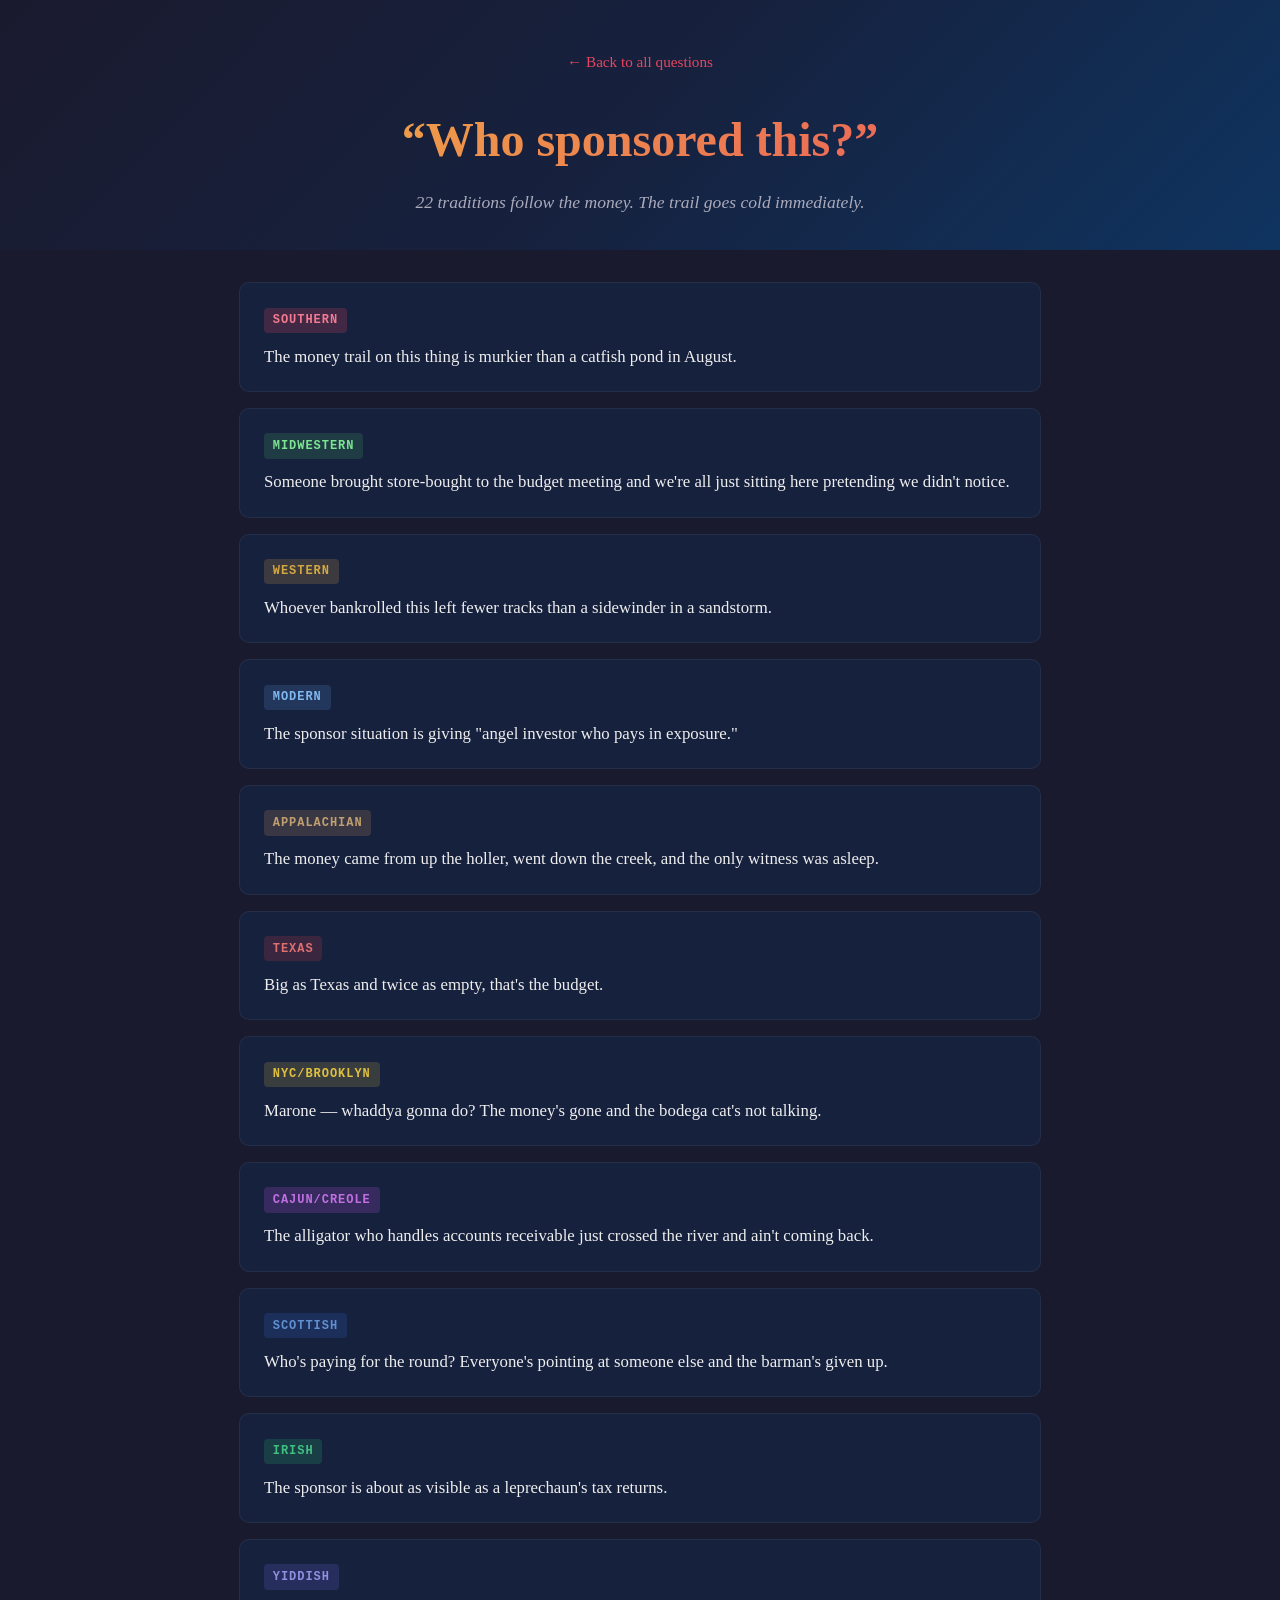
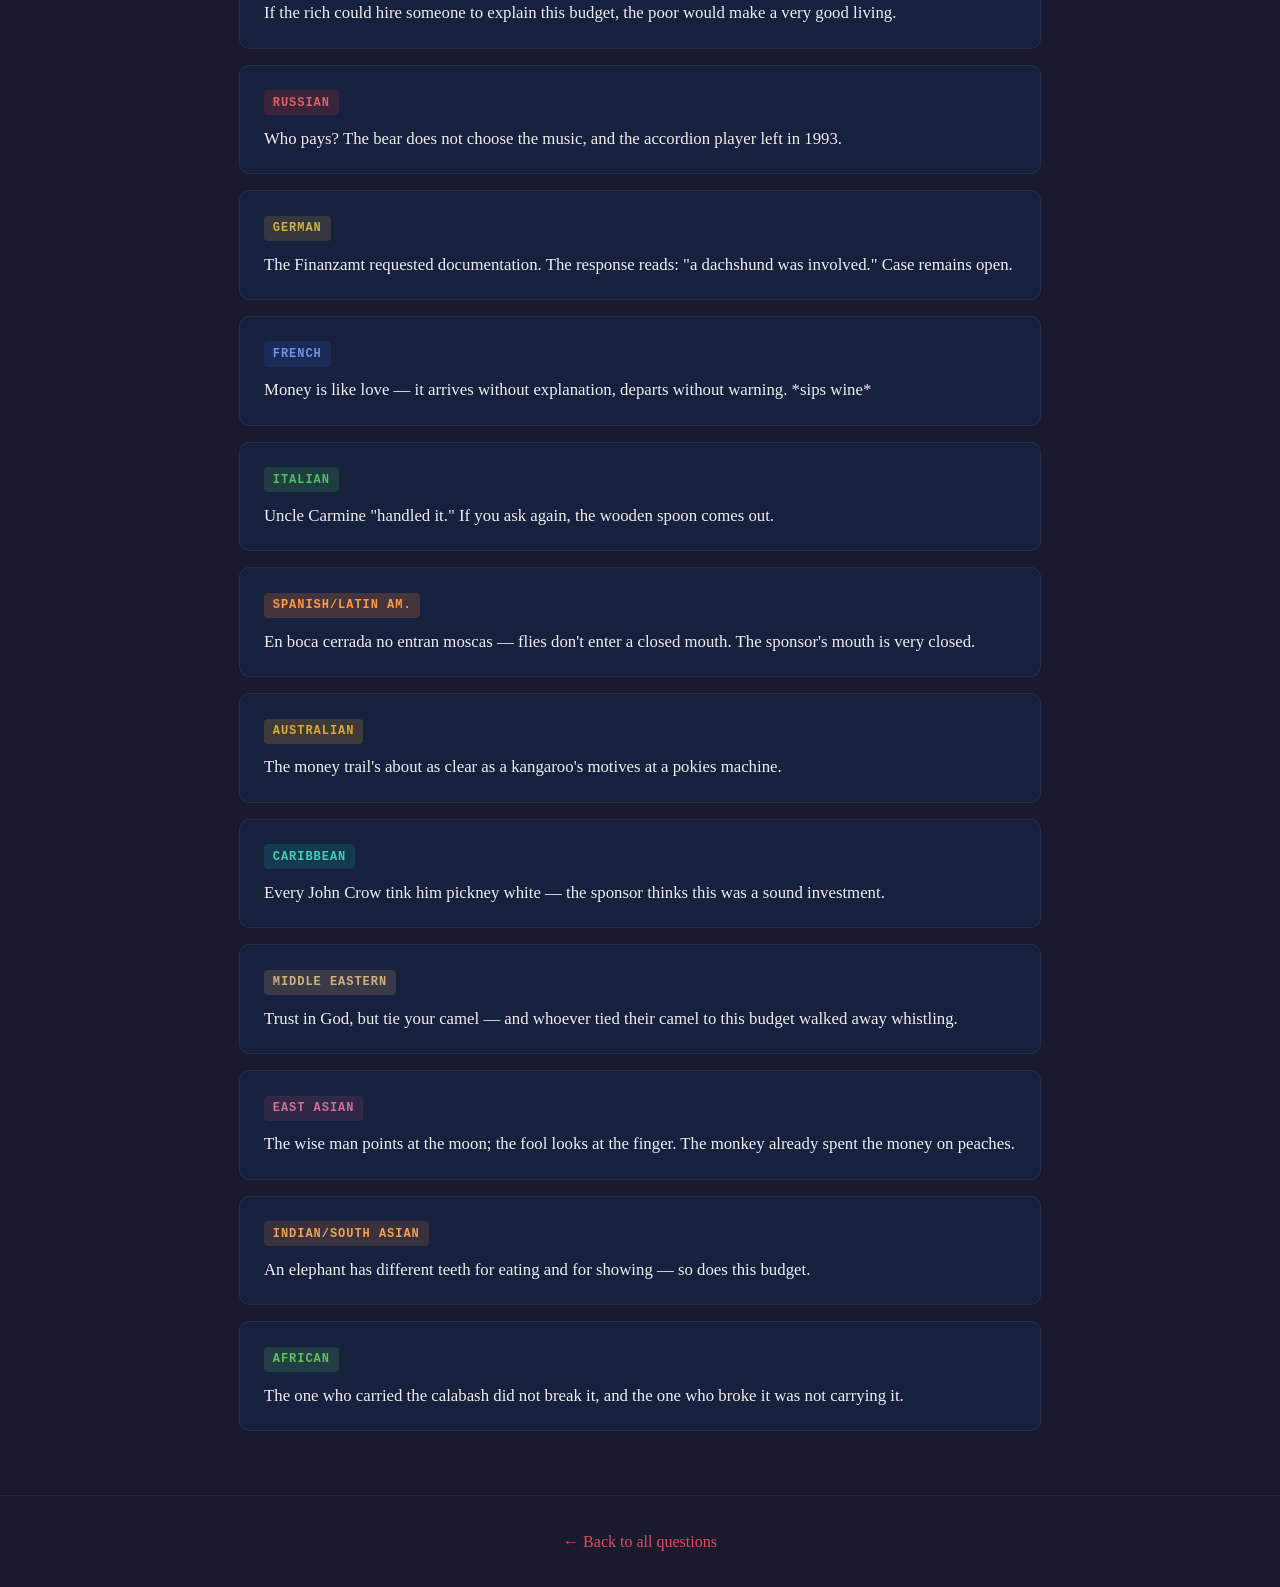
<file: q-sponsored.html>
<!DOCTYPE html>
<html lang="en">
<head>
  <meta charset="UTF-8">
  <meta name="viewport" content="width=device-width, initial-scale=1.0">
  <title>Wild Sayings - "Who sponsored this?"</title>
  <link rel="stylesheet" href="style.css">
</head>
<body>
  <div class="page-header">
    <a href="index.html" class="back-link">&larr; Back to all questions</a>
    <h1 class="question">&ldquo;Who sponsored this?&rdquo;</h1>
    <p class="question-subtitle">22 traditions follow the money. The trail goes cold immediately.</p>
  </div>
  <div class="cards">

    <div class="saying-card"><div class="voice-tag southern">Southern</div>
    <p>The money trail on this thing is murkier than a catfish pond in August.</p></div>

    <div class="saying-card"><div class="voice-tag midwestern">Midwestern</div>
    <p>Someone brought store-bought to the budget meeting and we're all just sitting here pretending we didn't notice.</p></div>

    <div class="saying-card"><div class="voice-tag western">Western</div>
    <p>Whoever bankrolled this left fewer tracks than a sidewinder in a sandstorm.</p></div>

    <div class="saying-card"><div class="voice-tag modern">Modern</div>
    <p>The sponsor situation is giving "angel investor who pays in exposure."</p></div>

    <div class="saying-card"><div class="voice-tag appalachian">Appalachian</div>
    <p>The money came from up the holler, went down the creek, and the only witness was asleep.</p></div>

    <div class="saying-card"><div class="voice-tag texas">Texas</div>
    <p>Big as Texas and twice as empty, that's the budget.</p></div>

    <div class="saying-card"><div class="voice-tag nyc">NYC/Brooklyn</div>
    <p>Marone — whaddya gonna do? The money's gone and the bodega cat's not talking.</p></div>

    <div class="saying-card"><div class="voice-tag cajun">Cajun/Creole</div>
    <p>The alligator who handles accounts receivable just crossed the river and ain't coming back.</p></div>

    <div class="saying-card"><div class="voice-tag scottish">Scottish</div>
    <p>Who's paying for the round? Everyone's pointing at someone else and the barman's given up.</p></div>

    <div class="saying-card"><div class="voice-tag irish">Irish</div>
    <p>The sponsor is about as visible as a leprechaun's tax returns.</p></div>

    <div class="saying-card"><div class="voice-tag yiddish">Yiddish</div>
    <p>If the rich could hire someone to explain this budget, the poor would make a very good living.</p></div>

    <div class="saying-card"><div class="voice-tag russian">Russian</div>
    <p>Who pays? The bear does not choose the music, and the accordion player left in 1993.</p></div>

    <div class="saying-card"><div class="voice-tag german">German</div>
    <p>The Finanzamt requested documentation. The response reads: "a dachshund was involved." Case remains open.</p></div>

    <div class="saying-card"><div class="voice-tag french">French</div>
    <p>Money is like love — it arrives without explanation, departs without warning. *sips wine*</p></div>

    <div class="saying-card"><div class="voice-tag italian">Italian</div>
    <p>Uncle Carmine "handled it." If you ask again, the wooden spoon comes out.</p></div>

    <div class="saying-card"><div class="voice-tag spanish">Spanish/Latin Am.</div>
    <p>En boca cerrada no entran moscas — flies don't enter a closed mouth. The sponsor's mouth is very closed.</p></div>

    <div class="saying-card"><div class="voice-tag australian">Australian</div>
    <p>The money trail's about as clear as a kangaroo's motives at a pokies machine.</p></div>

    <div class="saying-card"><div class="voice-tag caribbean">Caribbean</div>
    <p>Every John Crow tink him pickney white — the sponsor thinks this was a sound investment.</p></div>

    <div class="saying-card"><div class="voice-tag middle-eastern">Middle Eastern</div>
    <p>Trust in God, but tie your camel — and whoever tied their camel to this budget walked away whistling.</p></div>

    <div class="saying-card"><div class="voice-tag east-asian">East Asian</div>
    <p>The wise man points at the moon; the fool looks at the finger. The monkey already spent the money on peaches.</p></div>

    <div class="saying-card"><div class="voice-tag south-asian">Indian/South Asian</div>
    <p>An elephant has different teeth for eating and for showing — so does this budget.</p></div>

    <div class="saying-card"><div class="voice-tag african">African</div>
    <p>The one who carried the calabash did not break it, and the one who broke it was not carrying it.</p></div>

  </div>
  <div class="page-footer"><a href="index.html">&larr; Back to all questions</a></div>
</body>
</html>
</file>
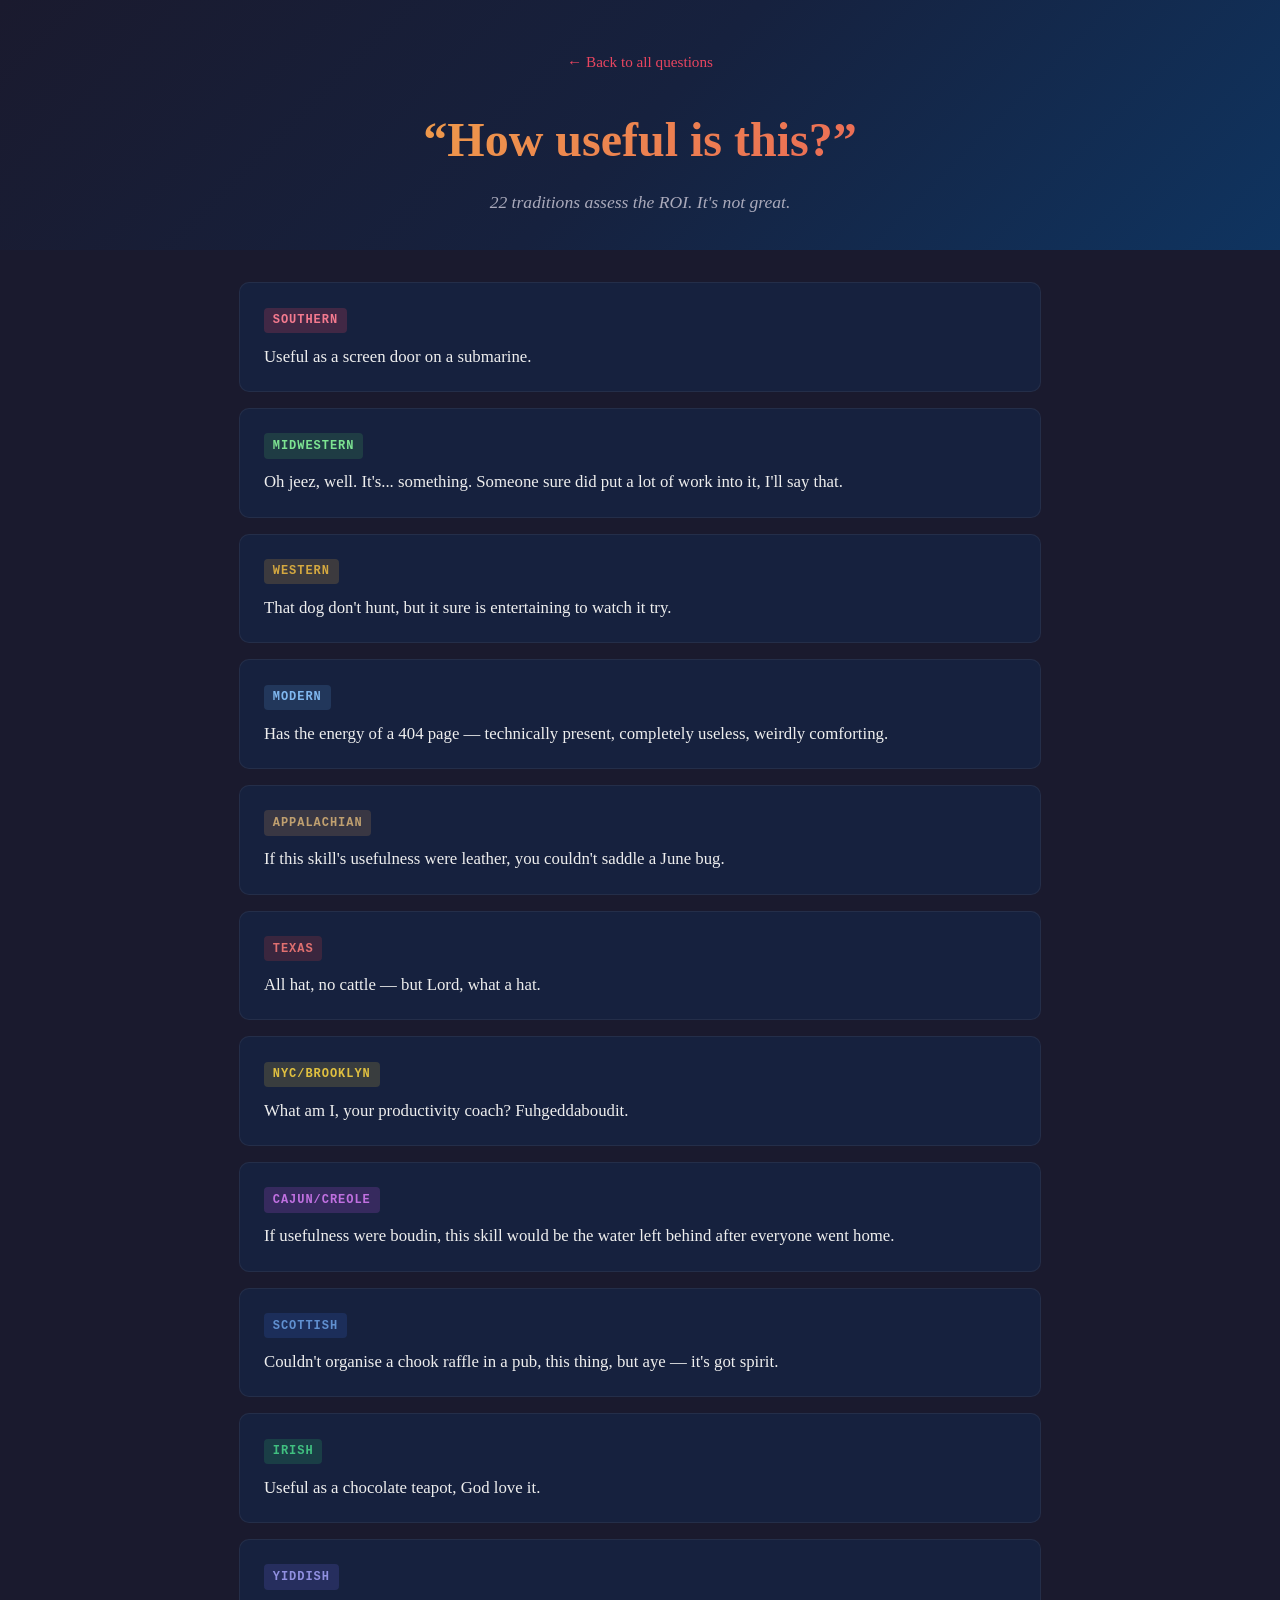
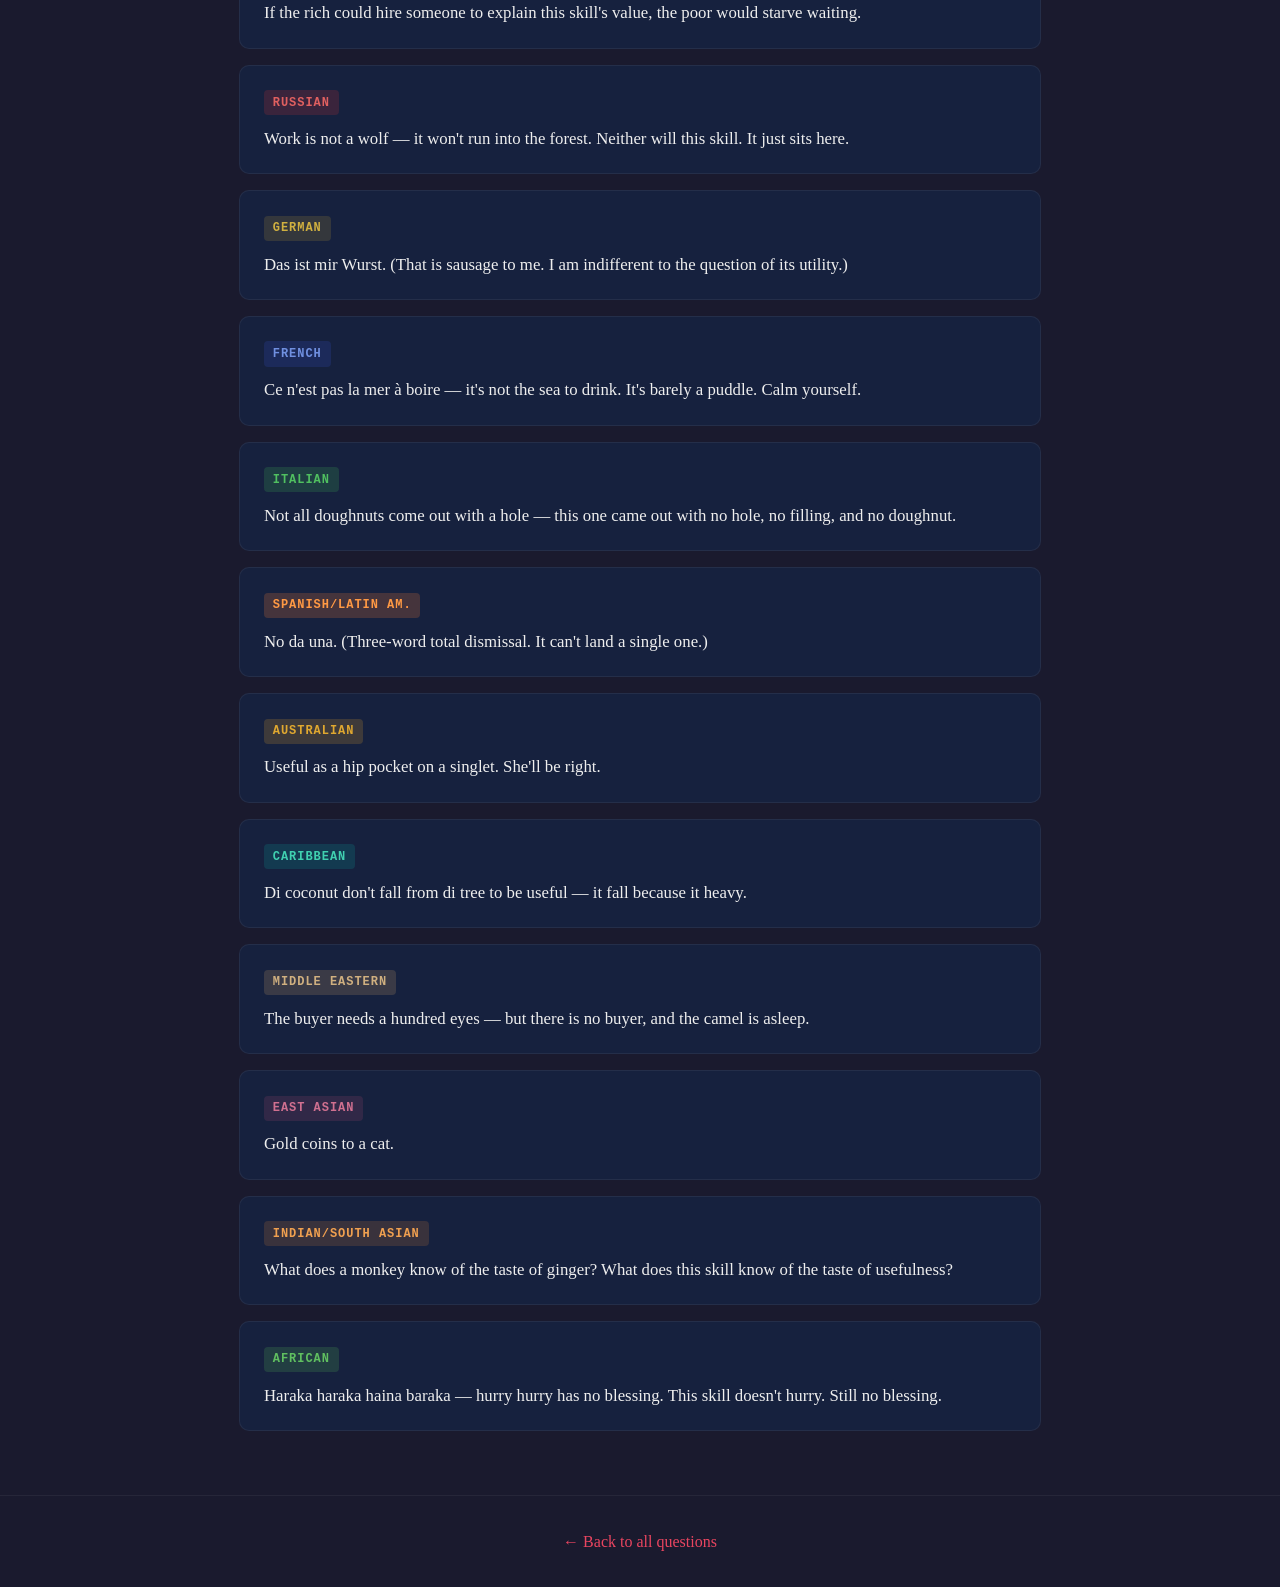
<file: q-useful.html>
<!DOCTYPE html>
<html lang="en">
<head>
  <meta charset="UTF-8">
  <meta name="viewport" content="width=device-width, initial-scale=1.0">
  <title>Wild Sayings - "How useful is this?"</title>
  <link rel="stylesheet" href="style.css">
</head>
<body>
  <div class="page-header">
    <a href="index.html" class="back-link">&larr; Back to all questions</a>
    <h1 class="question">&ldquo;How useful is this?&rdquo;</h1>
    <p class="question-subtitle">22 traditions assess the ROI. It's not great.</p>
  </div>
  <div class="cards">

    <div class="saying-card"><div class="voice-tag southern">Southern</div>
    <p>Useful as a screen door on a submarine.</p></div>

    <div class="saying-card"><div class="voice-tag midwestern">Midwestern</div>
    <p>Oh jeez, well. It's... something. Someone sure did put a lot of work into it, I'll say that.</p></div>

    <div class="saying-card"><div class="voice-tag western">Western</div>
    <p>That dog don't hunt, but it sure is entertaining to watch it try.</p></div>

    <div class="saying-card"><div class="voice-tag modern">Modern</div>
    <p>Has the energy of a 404 page — technically present, completely useless, weirdly comforting.</p></div>

    <div class="saying-card"><div class="voice-tag appalachian">Appalachian</div>
    <p>If this skill's usefulness were leather, you couldn't saddle a June bug.</p></div>

    <div class="saying-card"><div class="voice-tag texas">Texas</div>
    <p>All hat, no cattle — but Lord, what a hat.</p></div>

    <div class="saying-card"><div class="voice-tag nyc">NYC/Brooklyn</div>
    <p>What am I, your productivity coach? Fuhgeddaboudit.</p></div>

    <div class="saying-card"><div class="voice-tag cajun">Cajun/Creole</div>
    <p>If usefulness were boudin, this skill would be the water left behind after everyone went home.</p></div>

    <div class="saying-card"><div class="voice-tag scottish">Scottish</div>
    <p>Couldn't organise a chook raffle in a pub, this thing, but aye — it's got spirit.</p></div>

    <div class="saying-card"><div class="voice-tag irish">Irish</div>
    <p>Useful as a chocolate teapot, God love it.</p></div>

    <div class="saying-card"><div class="voice-tag yiddish">Yiddish</div>
    <p>If the rich could hire someone to explain this skill's value, the poor would starve waiting.</p></div>

    <div class="saying-card"><div class="voice-tag russian">Russian</div>
    <p>Work is not a wolf — it won't run into the forest. Neither will this skill. It just sits here.</p></div>

    <div class="saying-card"><div class="voice-tag german">German</div>
    <p>Das ist mir Wurst. (That is sausage to me. I am indifferent to the question of its utility.)</p></div>

    <div class="saying-card"><div class="voice-tag french">French</div>
    <p>Ce n'est pas la mer &agrave; boire — it's not the sea to drink. It's barely a puddle. Calm yourself.</p></div>

    <div class="saying-card"><div class="voice-tag italian">Italian</div>
    <p>Not all doughnuts come out with a hole — this one came out with no hole, no filling, and no doughnut.</p></div>

    <div class="saying-card"><div class="voice-tag spanish">Spanish/Latin Am.</div>
    <p>No da una. (Three-word total dismissal. It can't land a single one.)</p></div>

    <div class="saying-card"><div class="voice-tag australian">Australian</div>
    <p>Useful as a hip pocket on a singlet. She'll be right.</p></div>

    <div class="saying-card"><div class="voice-tag caribbean">Caribbean</div>
    <p>Di coconut don't fall from di tree to be useful — it fall because it heavy.</p></div>

    <div class="saying-card"><div class="voice-tag middle-eastern">Middle Eastern</div>
    <p>The buyer needs a hundred eyes — but there is no buyer, and the camel is asleep.</p></div>

    <div class="saying-card"><div class="voice-tag east-asian">East Asian</div>
    <p>Gold coins to a cat.</p></div>

    <div class="saying-card"><div class="voice-tag south-asian">Indian/South Asian</div>
    <p>What does a monkey know of the taste of ginger? What does this skill know of the taste of usefulness?</p></div>

    <div class="saying-card"><div class="voice-tag african">African</div>
    <p>Haraka haraka haina baraka — hurry hurry has no blessing. This skill doesn't hurry. Still no blessing.</p></div>

  </div>
  <div class="page-footer"><a href="index.html">&larr; Back to all questions</a></div>
</body>
</html>
</file>
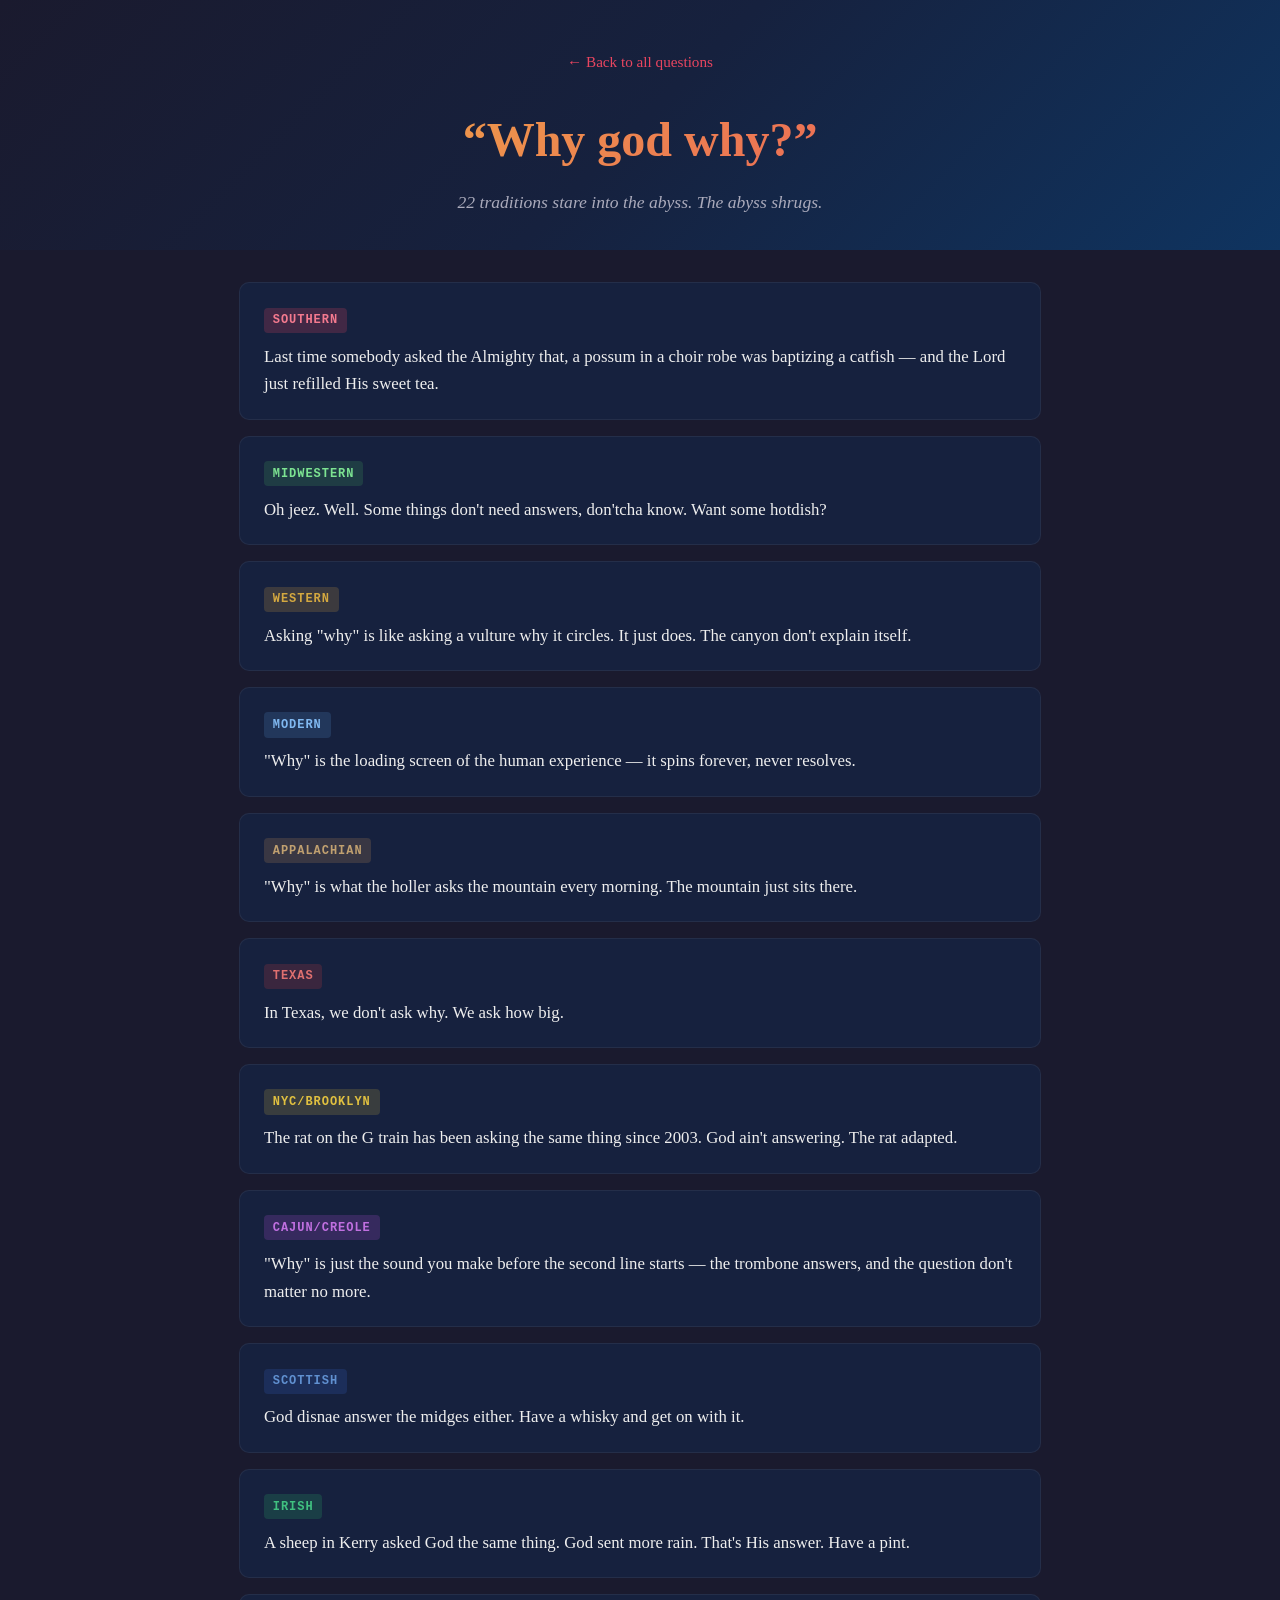
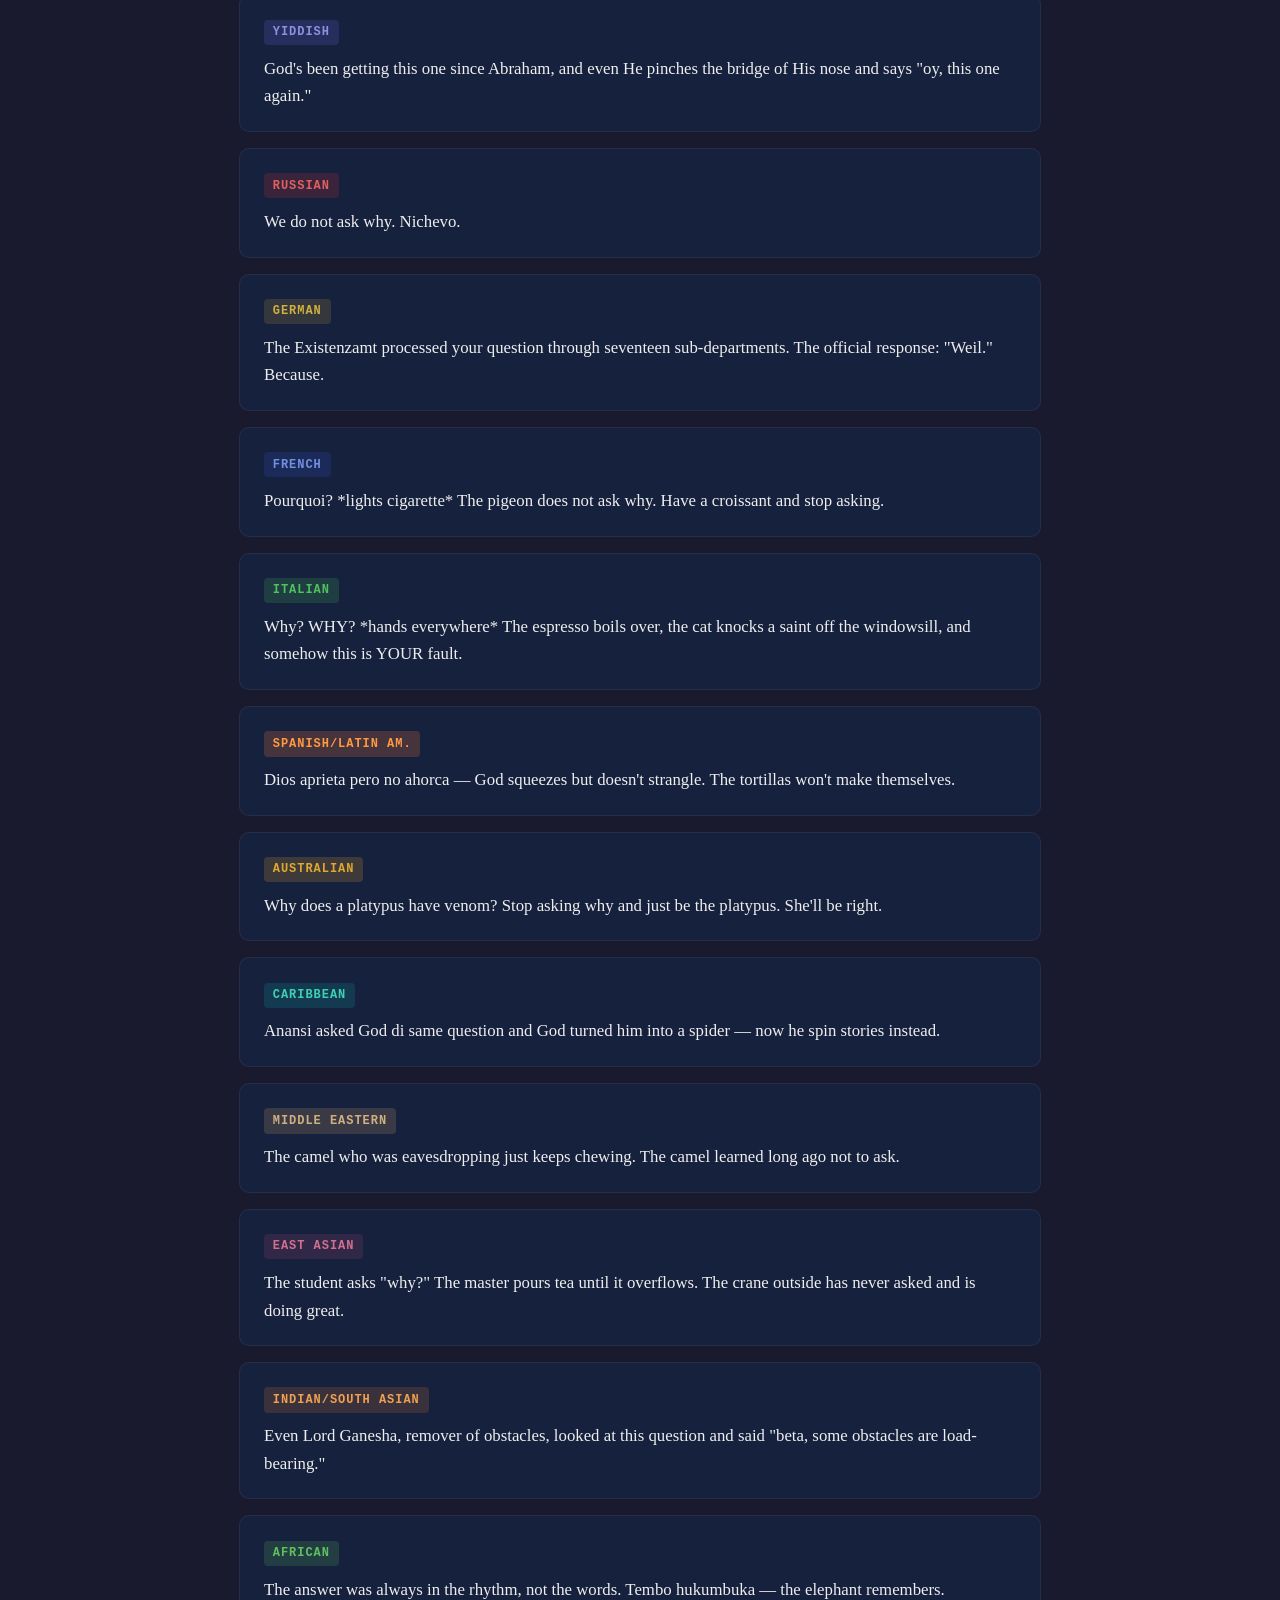
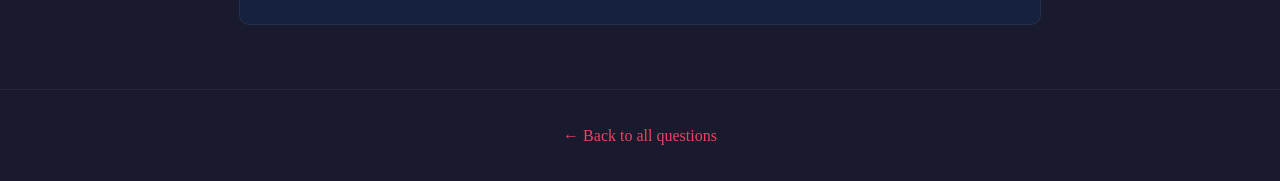
<file: q-why.html>
<!DOCTYPE html>
<html lang="en">
<head>
  <meta charset="UTF-8">
  <meta name="viewport" content="width=device-width, initial-scale=1.0">
  <title>Wild Sayings - "Why god why?"</title>
  <link rel="stylesheet" href="style.css">
</head>
<body>
  <div class="page-header">
    <a href="index.html" class="back-link">&larr; Back to all questions</a>
    <h1 class="question">&ldquo;Why god why?&rdquo;</h1>
    <p class="question-subtitle">22 traditions stare into the abyss. The abyss shrugs.</p>
  </div>
  <div class="cards">

    <div class="saying-card"><div class="voice-tag southern">Southern</div>
    <p>Last time somebody asked the Almighty that, a possum in a choir robe was baptizing a catfish — and the Lord just refilled His sweet tea.</p></div>

    <div class="saying-card"><div class="voice-tag midwestern">Midwestern</div>
    <p>Oh jeez. Well. Some things don't need answers, don'tcha know. Want some hotdish?</p></div>

    <div class="saying-card"><div class="voice-tag western">Western</div>
    <p>Asking "why" is like asking a vulture why it circles. It just does. The canyon don't explain itself.</p></div>

    <div class="saying-card"><div class="voice-tag modern">Modern</div>
    <p>"Why" is the loading screen of the human experience — it spins forever, never resolves.</p></div>

    <div class="saying-card"><div class="voice-tag appalachian">Appalachian</div>
    <p>"Why" is what the holler asks the mountain every morning. The mountain just sits there.</p></div>

    <div class="saying-card"><div class="voice-tag texas">Texas</div>
    <p>In Texas, we don't ask why. We ask how big.</p></div>

    <div class="saying-card"><div class="voice-tag nyc">NYC/Brooklyn</div>
    <p>The rat on the G train has been asking the same thing since 2003. God ain't answering. The rat adapted.</p></div>

    <div class="saying-card"><div class="voice-tag cajun">Cajun/Creole</div>
    <p>"Why" is just the sound you make before the second line starts — the trombone answers, and the question don't matter no more.</p></div>

    <div class="saying-card"><div class="voice-tag scottish">Scottish</div>
    <p>God disnae answer the midges either. Have a whisky and get on with it.</p></div>

    <div class="saying-card"><div class="voice-tag irish">Irish</div>
    <p>A sheep in Kerry asked God the same thing. God sent more rain. That's His answer. Have a pint.</p></div>

    <div class="saying-card"><div class="voice-tag yiddish">Yiddish</div>
    <p>God's been getting this one since Abraham, and even He pinches the bridge of His nose and says "oy, this one again."</p></div>

    <div class="saying-card"><div class="voice-tag russian">Russian</div>
    <p>We do not ask why. Nichevo.</p></div>

    <div class="saying-card"><div class="voice-tag german">German</div>
    <p>The Existenzamt processed your question through seventeen sub-departments. The official response: "Weil." Because.</p></div>

    <div class="saying-card"><div class="voice-tag french">French</div>
    <p>Pourquoi? *lights cigarette* The pigeon does not ask why. Have a croissant and stop asking.</p></div>

    <div class="saying-card"><div class="voice-tag italian">Italian</div>
    <p>Why? WHY? *hands everywhere* The espresso boils over, the cat knocks a saint off the windowsill, and somehow this is YOUR fault.</p></div>

    <div class="saying-card"><div class="voice-tag spanish">Spanish/Latin Am.</div>
    <p>Dios aprieta pero no ahorca — God squeezes but doesn't strangle. The tortillas won't make themselves.</p></div>

    <div class="saying-card"><div class="voice-tag australian">Australian</div>
    <p>Why does a platypus have venom? Stop asking why and just be the platypus. She'll be right.</p></div>

    <div class="saying-card"><div class="voice-tag caribbean">Caribbean</div>
    <p>Anansi asked God di same question and God turned him into a spider — now he spin stories instead.</p></div>

    <div class="saying-card"><div class="voice-tag middle-eastern">Middle Eastern</div>
    <p>The camel who was eavesdropping just keeps chewing. The camel learned long ago not to ask.</p></div>

    <div class="saying-card"><div class="voice-tag east-asian">East Asian</div>
    <p>The student asks "why?" The master pours tea until it overflows. The crane outside has never asked and is doing great.</p></div>

    <div class="saying-card"><div class="voice-tag south-asian">Indian/South Asian</div>
    <p>Even Lord Ganesha, remover of obstacles, looked at this question and said "beta, some obstacles are load-bearing."</p></div>

    <div class="saying-card"><div class="voice-tag african">African</div>
    <p>The answer was always in the rhythm, not the words. Tembo hukumbuka — the elephant remembers.</p></div>

  </div>
  <div class="page-footer"><a href="index.html">&larr; Back to all questions</a></div>
</body>
</html>
</file>
<file: style.css>
:root {
  --bg: #1a1a2e;
  --surface: #16213e;
  --card: #0f3460;
  --accent: #e94560;
  --gold: #f0c040;
  --text: #eee;
  --muted: #aab;
  --green: #53d769;
}
* { margin: 0; padding: 0; box-sizing: border-box; }
body {
  font-family: 'Georgia', 'Times New Roman', serif;
  background: var(--bg);
  color: var(--text);
  line-height: 1.7;
}

/* Hero (index only) */
.hero {
  text-align: center;
  padding: 5rem 2rem 3rem;
  background: linear-gradient(135deg, #1a1a2e 0%, #16213e 50%, #0f3460 100%);
  position: relative;
  overflow: hidden;
}
.hero::before {
  content: '';
  position: absolute;
  top: -50%; left: -50%;
  width: 200%; height: 200%;
  background: radial-gradient(circle at 30% 50%, rgba(233,69,96,0.08) 0%, transparent 50%),
              radial-gradient(circle at 70% 50%, rgba(240,192,64,0.06) 0%, transparent 50%);
  animation: drift 20s ease-in-out infinite;
}
@keyframes drift {
  0%, 100% { transform: translate(0, 0); }
  50% { transform: translate(-2%, 1%); }
}
.hero-content { position: relative; z-index: 1; }
.hero h1 {
  font-size: 4rem;
  font-weight: 900;
  letter-spacing: -0.02em;
  margin-bottom: 0.5rem;
  background: linear-gradient(135deg, var(--gold), var(--accent));
  -webkit-background-clip: text;
  -webkit-text-fill-color: transparent;
  background-clip: text;
}
.hero .super-important {
  font-size: 0.95rem;
  color: var(--accent);
  font-weight: 700;
  text-transform: uppercase;
  letter-spacing: 0.1em;
  margin-bottom: 1.5rem;
}
.hero .tagline {
  font-size: 1.35rem;
  color: var(--muted);
  font-style: italic;
  max-width: 650px;
  margin: 0 auto 1rem;
}
.install-box {
  display: inline-block;
  background: rgba(0,0,0,0.4);
  border: 1px solid rgba(233,69,96,0.3);
  border-radius: 8px;
  padding: 0.8rem 1.5rem;
  font-family: 'Courier New', monospace;
  font-size: 1.05rem;
  color: var(--green);
  margin-bottom: 1rem;
  user-select: all;
}
.install-hint { font-size: 0.85rem; color: var(--muted); }
.voice-count {
  display: inline-block;
  margin-top: 1.5rem;
  padding: 0.4rem 1.2rem;
  border-radius: 20px;
  background: rgba(240,192,64,0.15);
  border: 1px solid rgba(240,192,64,0.3);
  color: var(--gold);
  font-size: 0.95rem;
  font-weight: 600;
}

/* Shared layout */
.showcase {
  max-width: 900px;
  margin: 0 auto;
  padding: 2rem 1.5rem 4rem;
}
.section-title {
  text-align: center;
  font-size: 2rem;
  color: var(--gold);
  margin: 3rem 0 0.5rem;
}
.section-subtitle {
  text-align: center;
  color: var(--muted);
  font-style: italic;
  margin-bottom: 2.5rem;
  font-size: 1rem;
}

/* Question nav */
.question-nav {
  display: flex;
  flex-wrap: wrap;
  gap: 0.8rem;
  justify-content: center;
  margin-bottom: 3rem;
}
.question-nav a {
  display: inline-block;
  background: var(--surface);
  border: 1px solid rgba(233,69,96,0.25);
  border-radius: 8px;
  padding: 0.7rem 1.2rem;
  color: var(--accent);
  text-decoration: none;
  font-weight: 700;
  font-size: 0.95rem;
  transition: all 0.2s;
}
.question-nav a:hover {
  background: rgba(233,69,96,0.15);
  border-color: var(--accent);
  transform: translateY(-2px);
}

/* Voice grid */
.voice-grid {
  display: grid;
  grid-template-columns: repeat(4, 1fr);
  gap: 1.5rem;
  margin-bottom: 2rem;
}
.voice-column h3 {
  font-size: 0.85rem;
  text-transform: uppercase;
  letter-spacing: 0.1em;
  color: var(--accent);
  margin-bottom: 0.8rem;
  padding-bottom: 0.4rem;
  border-bottom: 1px solid rgba(233,69,96,0.2);
}
.voice-column ul { list-style: none; }
.voice-column li {
  padding: 0.3rem 0;
  color: var(--muted);
  font-size: 0.9rem;
}
.voice-column li code {
  font-family: 'Courier New', monospace;
  background: rgba(255,255,255,0.06);
  padding: 0.1rem 0.4rem;
  border-radius: 3px;
  font-size: 0.85rem;
  color: var(--text);
}

/* Usage */
.usage-section {
  background: var(--surface);
  border-radius: 12px;
  padding: 2rem;
  margin-top: 3rem;
  border: 1px solid rgba(255,255,255,0.06);
}
.usage-section h2 { color: var(--gold); margin-bottom: 1rem; font-size: 1.3rem; }
.usage-example {
  font-family: 'Courier New', monospace;
  background: rgba(0,0,0,0.3);
  padding: 0.6rem 1rem;
  border-radius: 6px;
  margin: 0.6rem 0;
  font-size: 0.95rem;
  color: var(--green);
}
.usage-desc { color: var(--muted); font-size: 0.9rem; margin-bottom: 0.8rem; }

/* Footer */
.footer {
  text-align: center;
  padding: 3rem 1rem;
  color: var(--muted);
  font-size: 0.9rem;
  border-top: 1px solid rgba(255,255,255,0.05);
  margin-top: 2rem;
}
.footer a { color: var(--accent); text-decoration: none; }
.footer a:hover { text-decoration: underline; }
.footer .closing-saying {
  font-style: italic;
  color: var(--text);
  margin-bottom: 1rem;
  max-width: 700px;
  margin-left: auto;
  margin-right: auto;
}

/* Question pages */
.page-header {
  text-align: center;
  padding: 3rem 2rem 2rem;
  background: linear-gradient(135deg, #1a1a2e 0%, #16213e 50%, #0f3460 100%);
}
.back-link {
  display: inline-block;
  color: var(--accent);
  text-decoration: none;
  font-size: 0.95rem;
  margin-bottom: 1.5rem;
  transition: color 0.2s;
}
.back-link:hover { color: var(--gold); }
.question {
  font-size: 3rem;
  font-weight: 900;
  background: linear-gradient(135deg, var(--gold), var(--accent));
  -webkit-background-clip: text;
  -webkit-text-fill-color: transparent;
  background-clip: text;
  margin-bottom: 0.5rem;
}
.question-subtitle {
  color: var(--muted);
  font-style: italic;
  font-size: 1.1rem;
}
.cards {
  max-width: 850px;
  margin: 0 auto;
  padding: 2rem 1.5rem 3rem;
}
.saying-card {
  background: var(--surface);
  border-radius: 10px;
  padding: 1.3rem 1.5rem;
  margin-bottom: 1rem;
  border: 1px solid rgba(255,255,255,0.06);
  transition: transform 0.2s, border-color 0.2s;
}
.saying-card:hover {
  transform: translateX(4px);
  border-color: rgba(233,69,96,0.25);
}
.saying-card p {
  font-size: 1.05rem;
  line-height: 1.65;
}
.voice-tag {
  display: inline-block;
  font-family: 'Courier New', monospace;
  font-size: 0.75rem;
  font-weight: 700;
  text-transform: uppercase;
  letter-spacing: 0.08em;
  padding: 0.15rem 0.55rem;
  border-radius: 4px;
  margin-bottom: 0.6rem;
}
.voice-tag.southern { background: rgba(233,69,96,0.2); color: #f47a8f; }
.voice-tag.midwestern { background: rgba(83,215,105,0.15); color: #7de492; }
.voice-tag.western { background: rgba(210,160,60,0.2); color: #d4a840; }
.voice-tag.modern { background: rgba(100,180,255,0.15); color: #80b8f0; }
.voice-tag.yiddish { background: rgba(100,100,220,0.2); color: #9090e0; }
.voice-tag.scottish { background: rgba(50,100,200,0.2); color: #6090d0; }
.voice-tag.irish { background: rgba(40,180,100,0.2); color: #40c080; }
.voice-tag.australian { background: rgba(220,160,40,0.2); color: #e0a830; }
.voice-tag.cajun { background: rgba(180,80,220,0.2); color: #c070e0; }
.voice-tag.appalachian { background: rgba(160,120,80,0.25); color: #c0a070; }
.voice-tag.texas { background: rgba(200,60,60,0.2); color: #e07070; }
.voice-tag.nyc { background: rgba(255,220,60,0.15); color: #e0c040; }
.voice-tag.caribbean { background: rgba(0,200,180,0.15); color: #40d0b0; }
.voice-tag.russian { background: rgba(200,50,50,0.2); color: #e06060; }
.voice-tag.spanish { background: rgba(255,130,50,0.2); color: #ff9944; }
.voice-tag.german { background: rgba(220,180,50,0.15); color: #d0b040; }
.voice-tag.italian { background: rgba(60,180,80,0.2); color: #50c060; }
.voice-tag.french { background: rgba(50,80,200,0.2); color: #7090e0; }
.voice-tag.middle-eastern { background: rgba(200,160,100,0.2); color: #d0b080; }
.voice-tag.east-asian { background: rgba(200,80,120,0.15); color: #d07090; }
.voice-tag.south-asian { background: rgba(255,150,50,0.15); color: #f0a050; }
.voice-tag.african { background: rgba(80,180,80,0.2); color: #60c060; }
.page-footer {
  text-align: center;
  padding: 2rem;
  border-top: 1px solid rgba(255,255,255,0.05);
}
.page-footer a {
  color: var(--accent);
  text-decoration: none;
  font-size: 1rem;
}
.page-footer a:hover { color: var(--gold); }

@media (max-width: 700px) {
  .hero h1 { font-size: 2.5rem; }
  .hero .tagline { font-size: 1.1rem; }
  .voice-grid { grid-template-columns: 1fr 1fr; }
  .showcase { padding: 1rem 1rem 3rem; }
  .question { font-size: 2rem; }
  .cards { padding: 1rem 1rem 2rem; }
}
</file>
